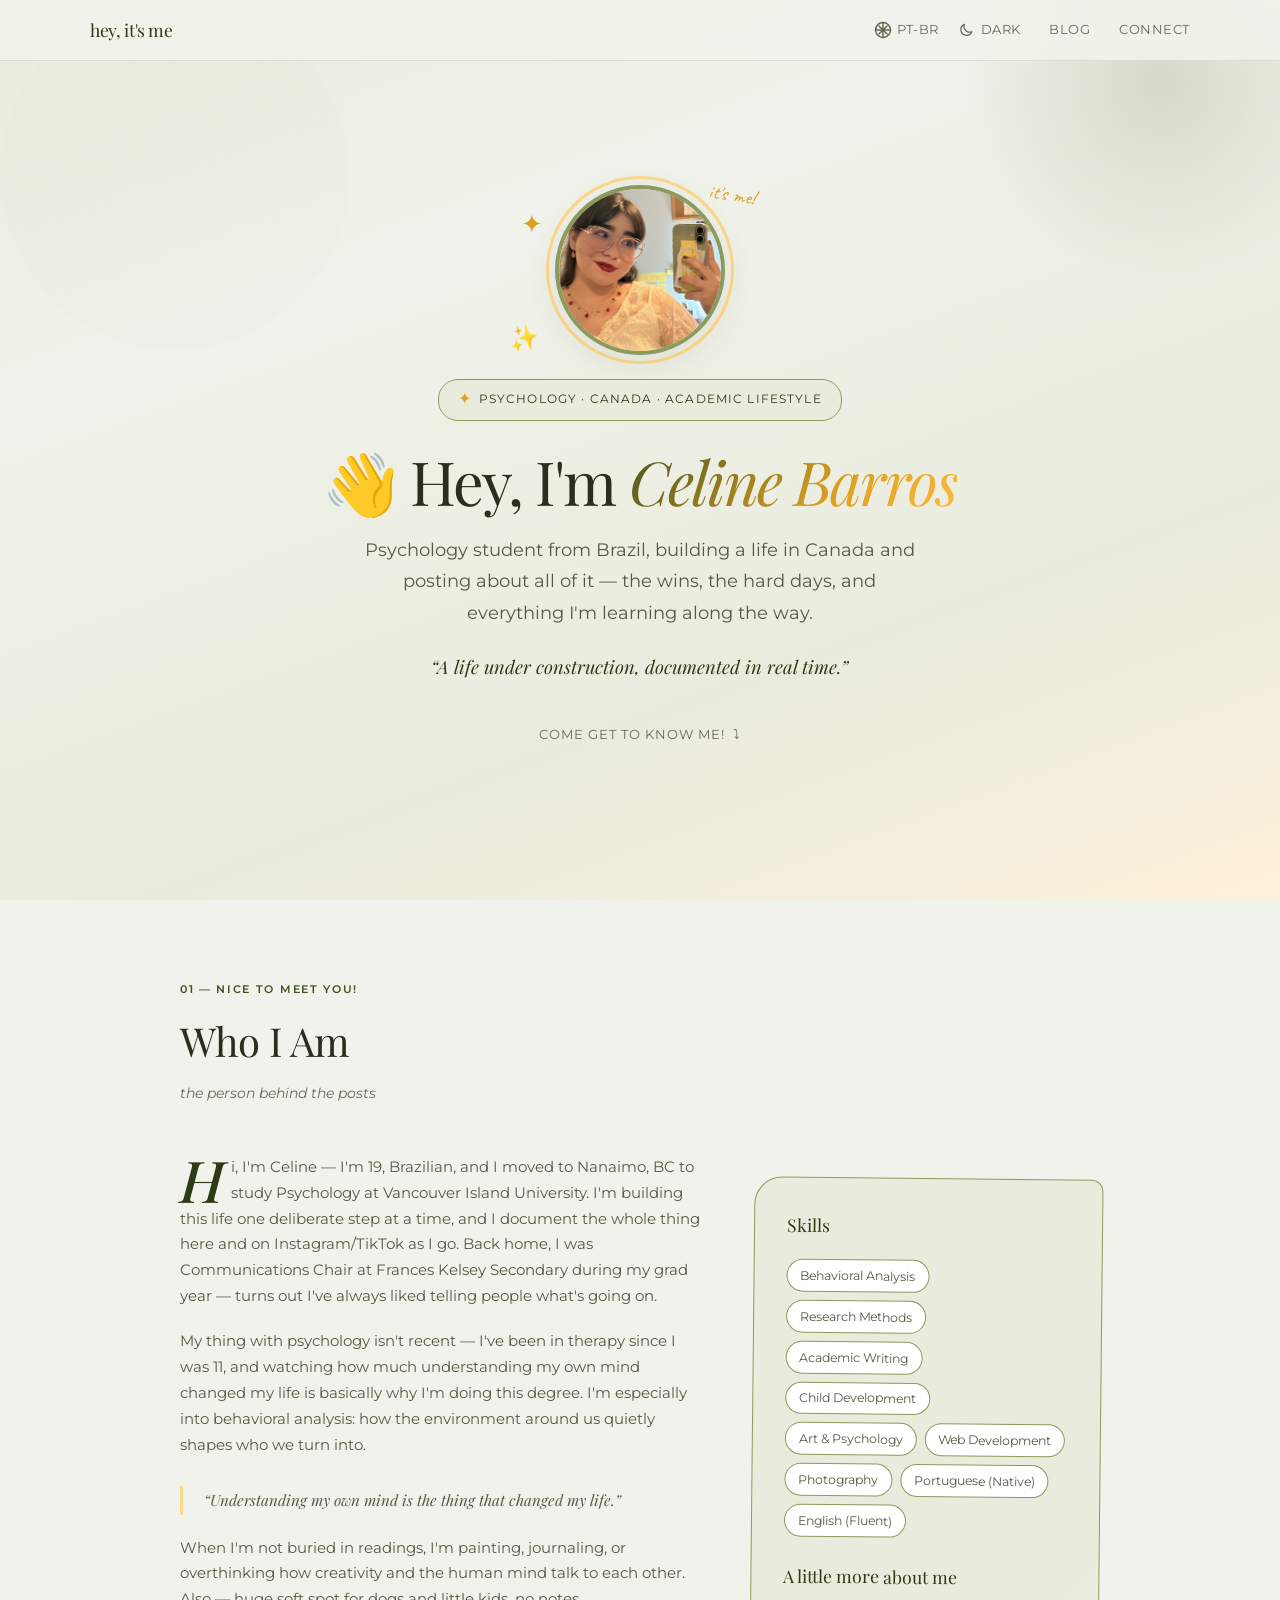
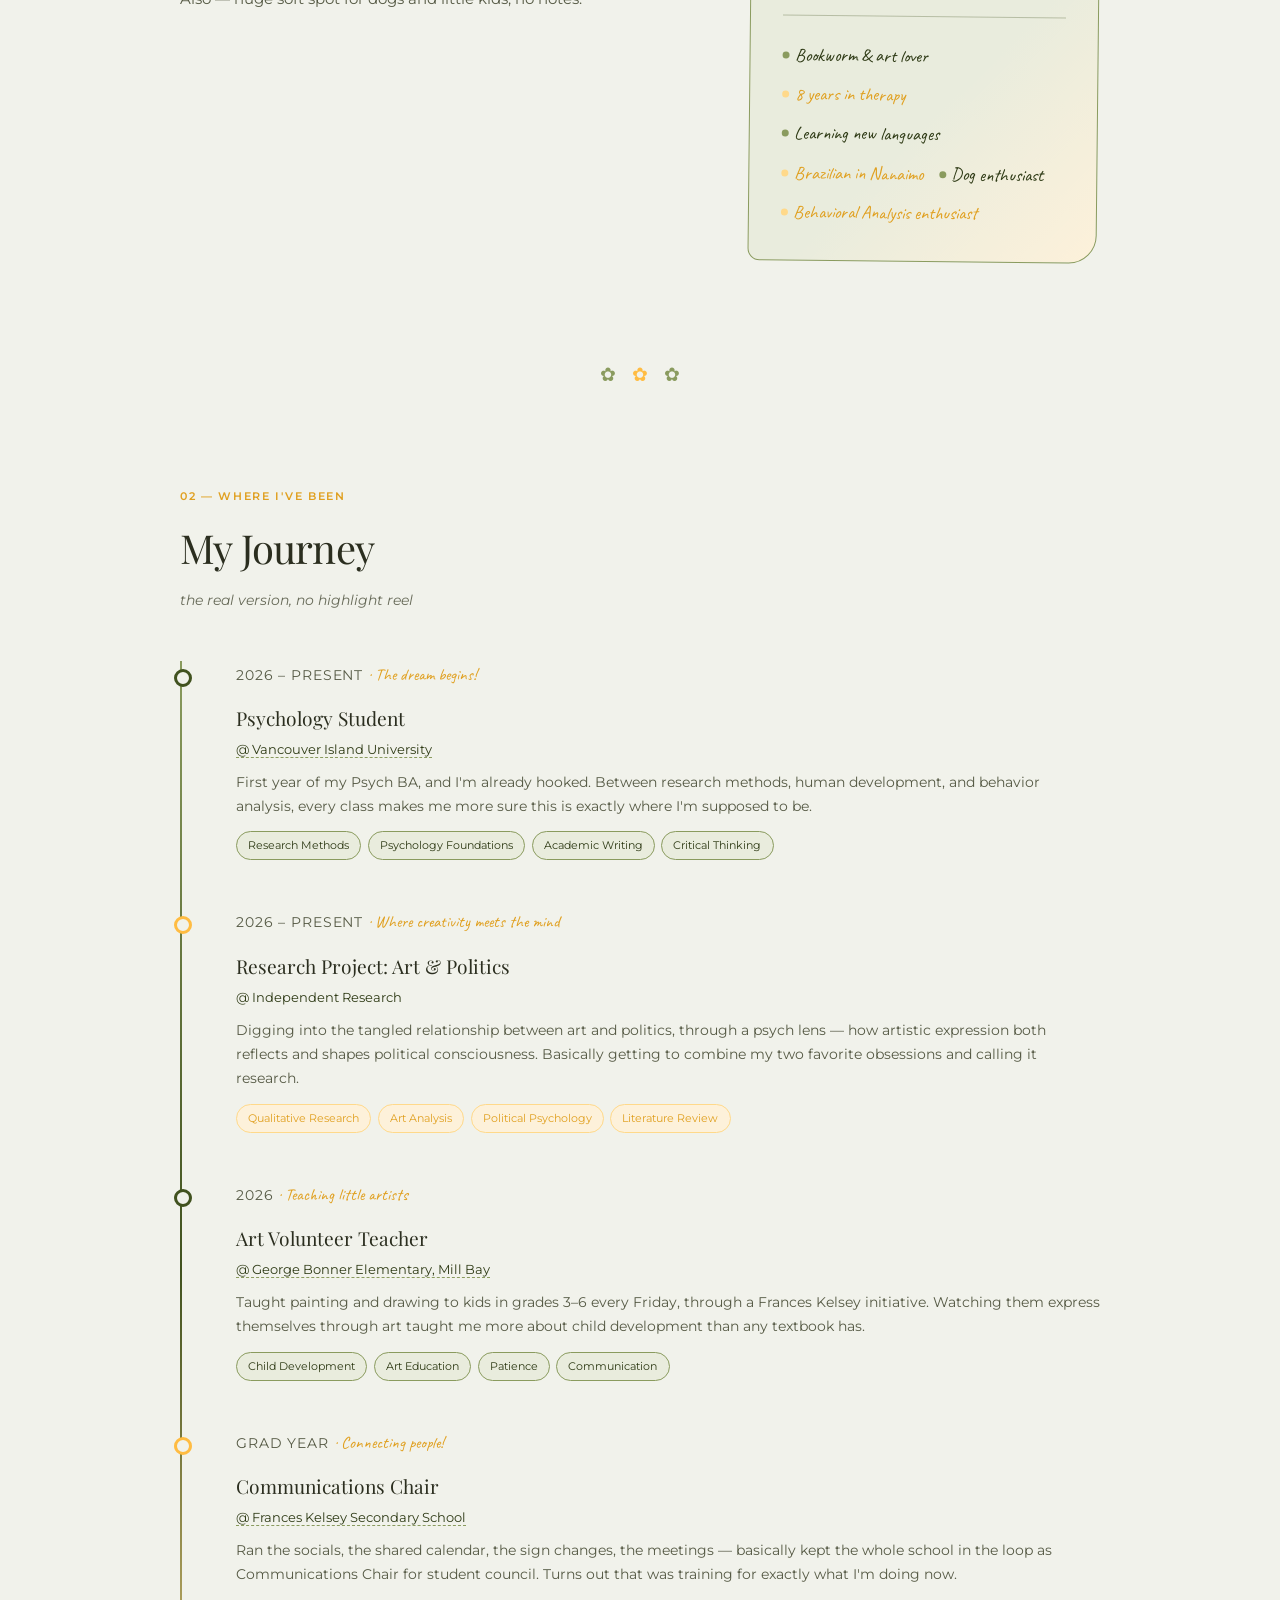
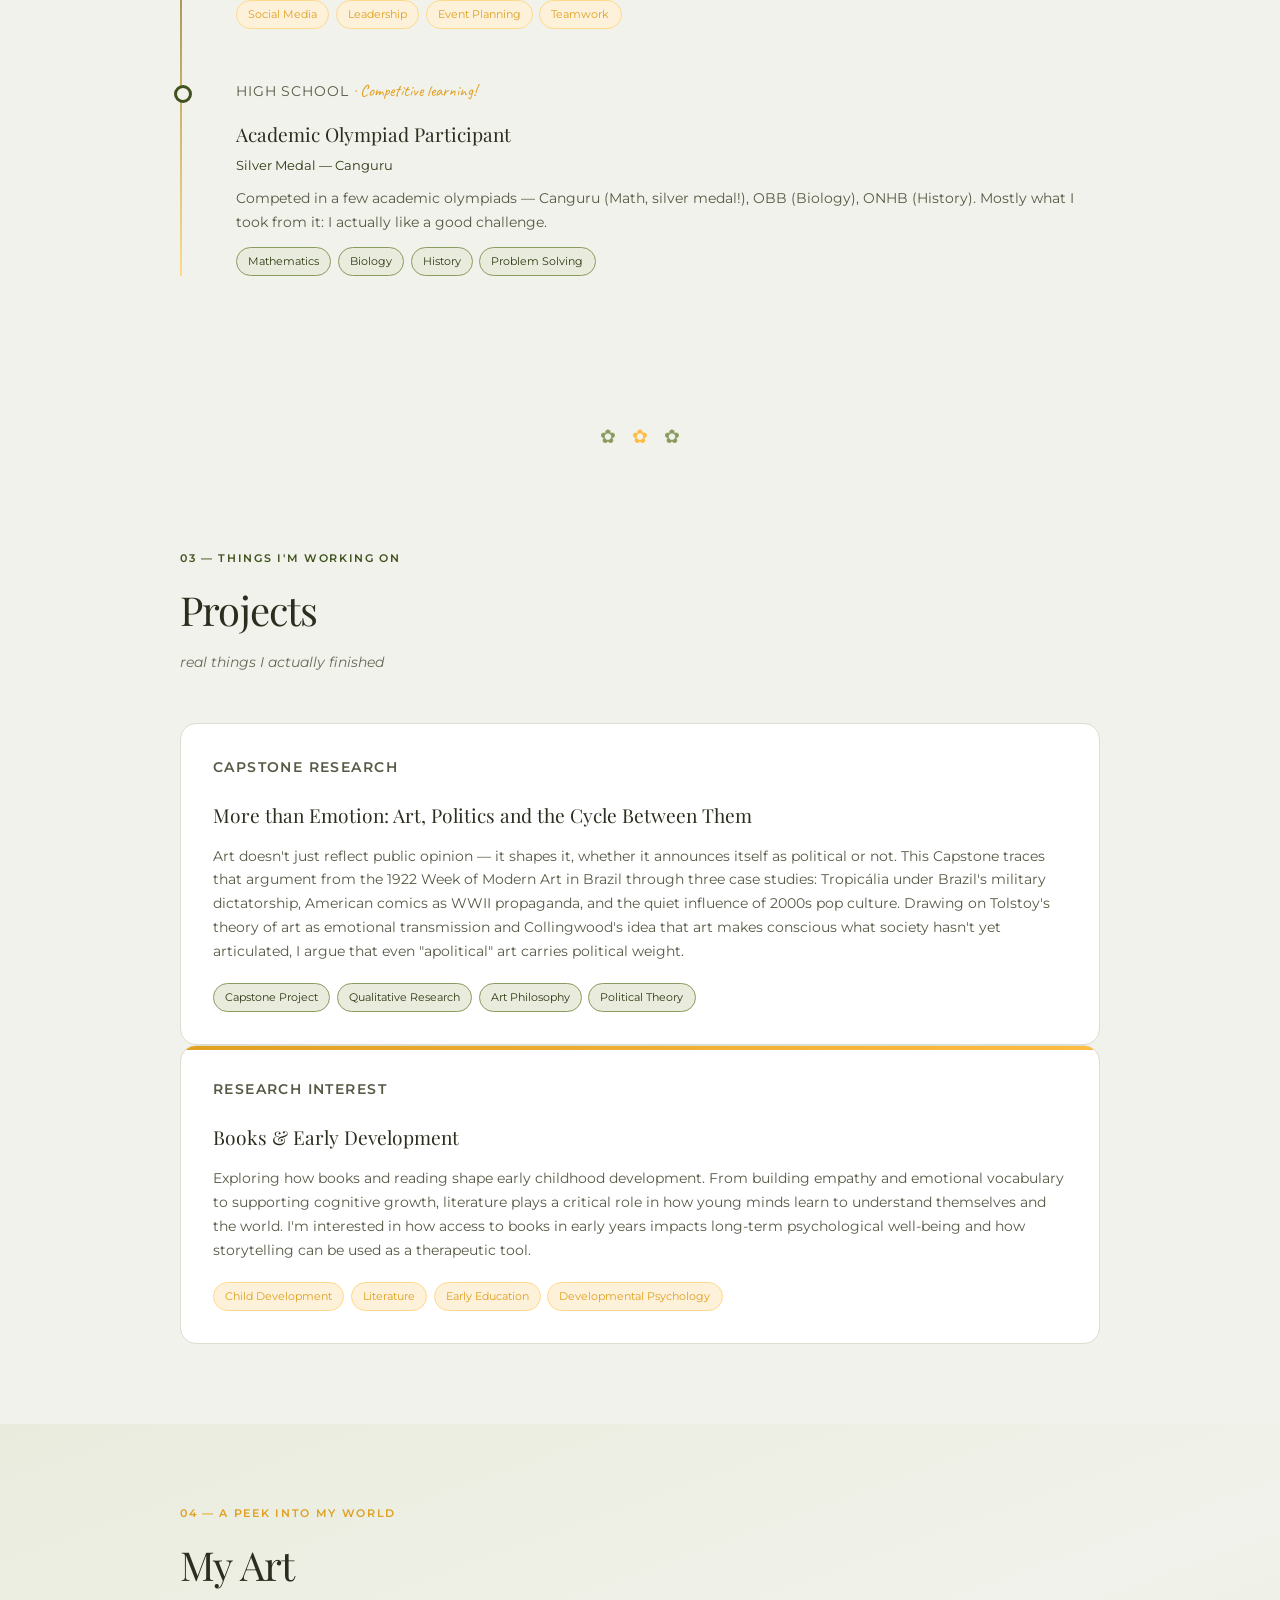
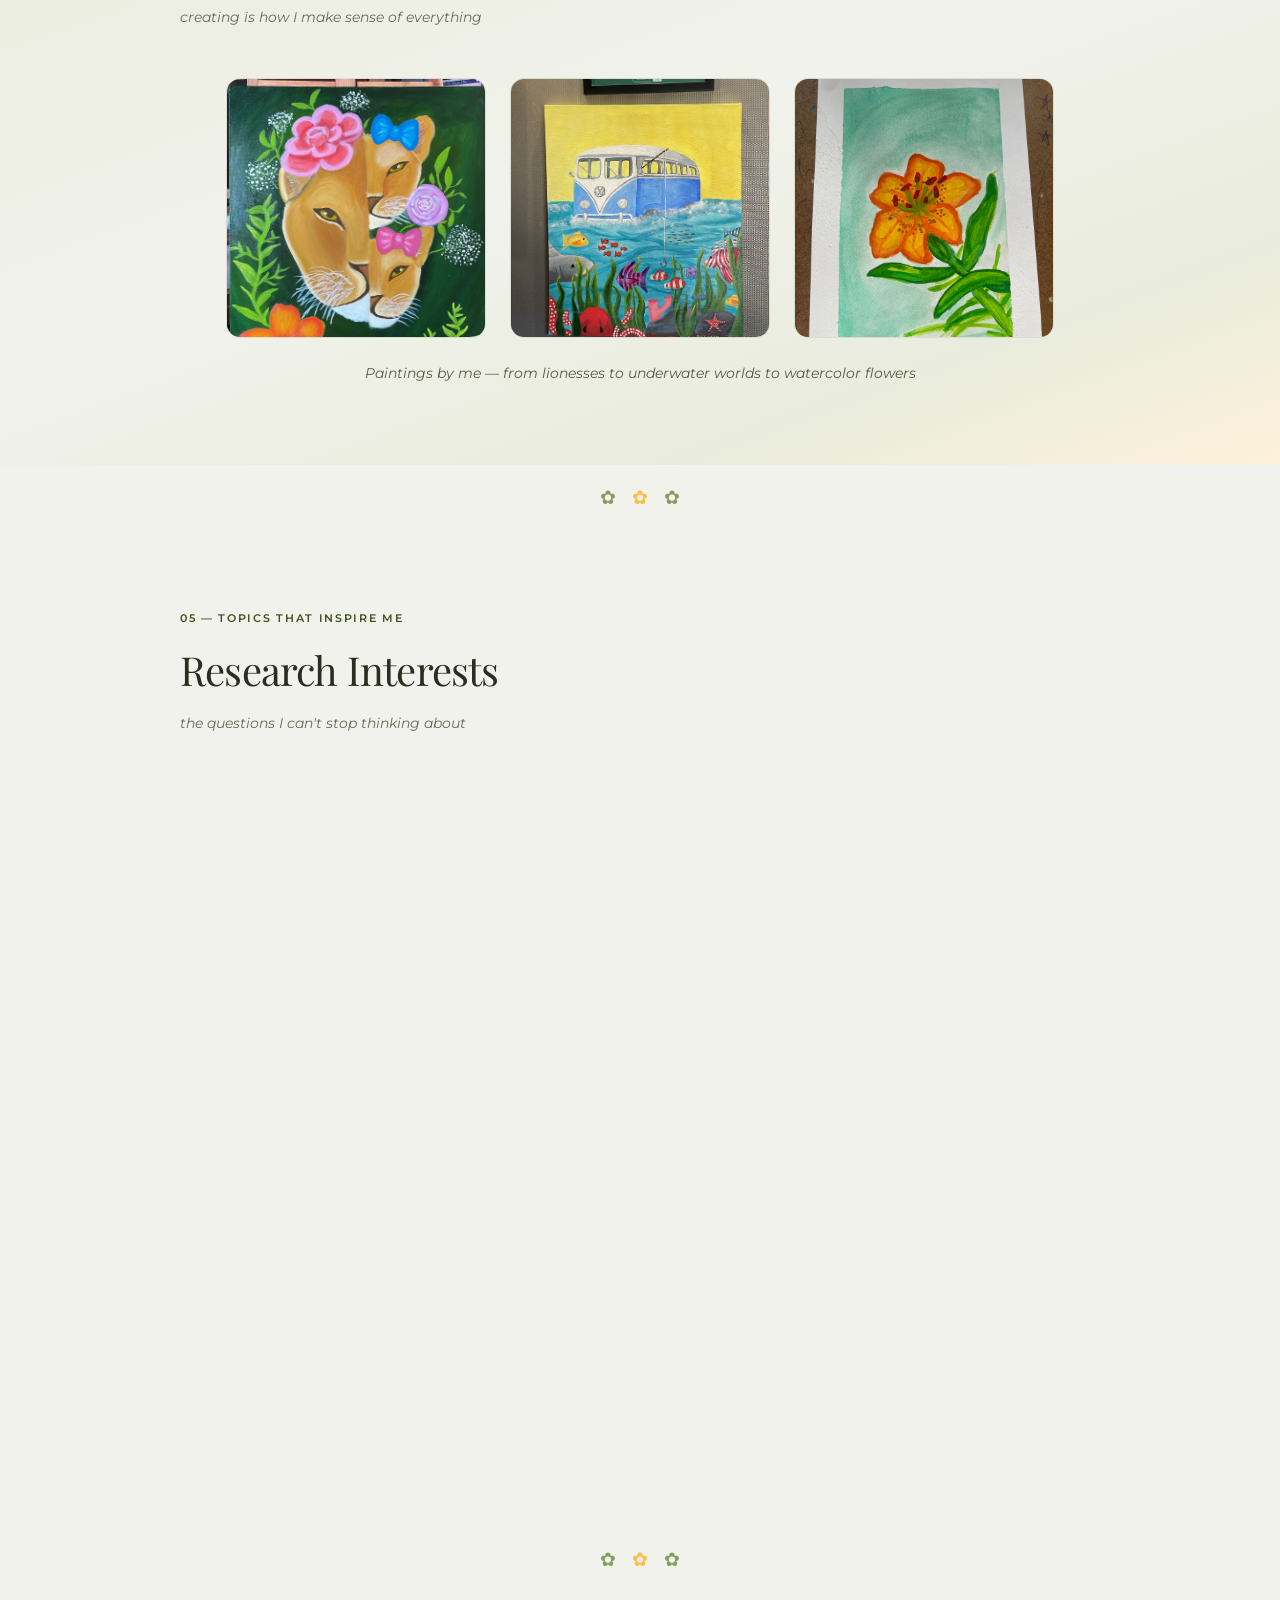
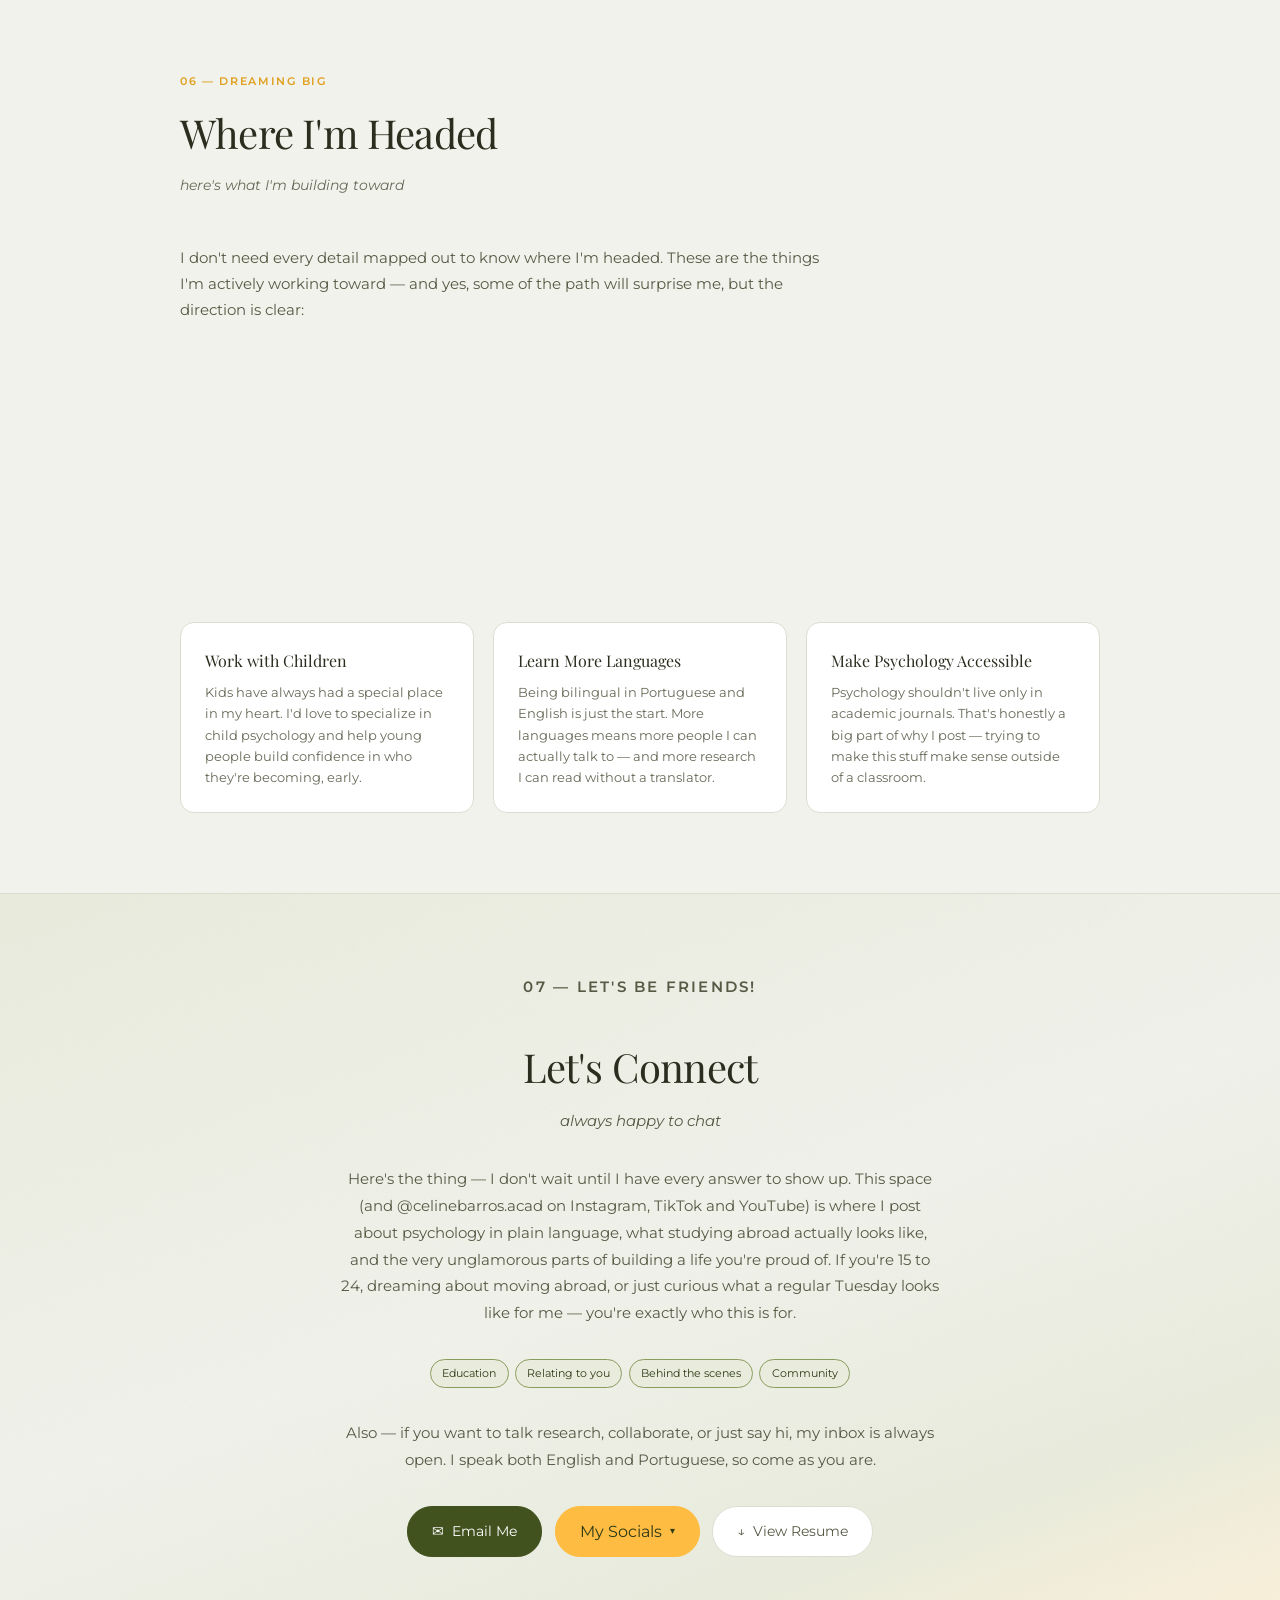
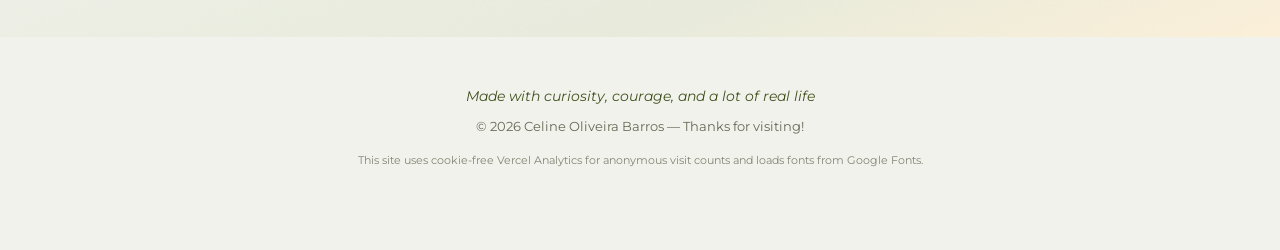
<file: index.html>
<!DOCTYPE html>
<html lang="en" data-lang="en">
<head>
<meta charset="UTF-8">
<meta name="viewport" content="width=device-width, initial-scale=1.0">
<script>
(function(){try{var k='theme',s=localStorage.getItem(k);if(s==='light'||s==='dark'){document.documentElement.setAttribute('data-theme',s);}else if(window.matchMedia('(prefers-color-scheme: dark)').matches){document.documentElement.setAttribute('data-theme','dark');}}catch(e){}})();
(function(){try{var l=localStorage.getItem('lang');if(l==='pt'||l==='en'){document.documentElement.setAttribute('data-lang',l);document.documentElement.lang=l;}}catch(e){}})();
</script>
<title>Celine Barros — Psychology, Canada &amp; Real Life</title>
<link rel="icon" href="data:image/svg+xml,<svg xmlns='http://www.w3.org/2000/svg' viewBox='0 0 100 100'><text y='.9em' font-size='90' fill='%2341521f'>✿</text></svg>">
<link rel="stylesheet" href="css/theme.css" />
<style>
  * { margin: 0; padding: 0; box-sizing: border-box; }
  html { scroll-behavior: smooth; }

  body {
    font-family: var(--font-body);
    background: var(--cream);
    color: var(--ink);
    line-height: 1.7;
    -webkit-font-smoothing: antialiased;
  }

  /* Scroll-reveal base state (class-based, not inline, so hover transforms below still win) */
  .reveal {
    opacity: 0; transform: translateY(24px);
    transition: opacity 0.6s ease, transform 0.6s ease;
  }
  .reveal.is-visible { opacity: 1; transform: translateY(0); }
  @media (prefers-reduced-motion: reduce) {
    .reveal { opacity: 1; transform: none; transition: none; }
  }

  /* === NAV === */
  nav {
    position: fixed; top: 0; left: 0; right: 0; z-index: 100;
    background: var(--nav-bg);
    backdrop-filter: blur(16px);
    border-bottom: 1px solid var(--border);
    padding: 0 2rem;
  }
  .nav-inner {
    max-width: 1100px; margin: 0 auto;
    display: flex; align-items: center; justify-content: space-between;
    height: 60px;
    gap: 1rem;
  }
  .nav-actions {
    display: flex;
    align-items: center;
    gap: 1.25rem;
  }
  .logo {
    font-family: var(--font-display);
    font-size: 1.1rem; color: var(--sage-deep);
    text-decoration: none; letter-spacing: -0.02em;
  }
  .nav-links {
    display: flex;
    align-items: center;
    gap: 1.8rem;
    list-style: none;
    margin: 0;
    padding: 0;
  }
  .nav-links > li {
    display: flex;
    align-items: center;
    margin: 0;
    padding: 0;
  }
  .nav-links a {
    font-size: 0.82rem;
    color: var(--ink-muted);
    text-decoration: none;
    letter-spacing: 0.04em;
    text-transform: uppercase;
    transition: color 0.3s;
    position: relative;
    line-height: 1;
    display: inline-flex;
    align-items: center;
  }
  .nav-links a::after {
    content: ''; position: absolute; bottom: -4px; left: 0;
    width: 0; height: 2px; background: var(--sage);
    transition: width 0.3s;
  }
  .nav-links a:hover { color: var(--sage-deep); }
  .nav-links a:hover::after { width: 100%; }
  /* Theme como primeiro item do <ul> (alinha com os links); no mobile, cópia ao lado do menu */
  .nav-item--theme {
    list-style: none;
  }
  .theme-toggle--mobile {
    display: none;
  }
  @media (max-width: 768px) {
    .nav-item--theme {
      display: none !important;
    }
    .theme-toggle--mobile {
      display: inline-flex !important;
    }
  }
  .mobile-toggle {
    display: none; background: none; border: none; cursor: pointer; padding: 4px;
  }
  .mobile-toggle span {
    display: block; width: 22px; height: 2px;
    background: var(--ink); margin: 5px 0; transition: 0.3s;
  }

  /* === HERO === */
  .hero {
    min-height: 100vh;
    display: flex; align-items: center; justify-content: center;
    padding: 6rem 2rem 4rem;
    background: linear-gradient(160deg, var(--sage-pale) 0%, var(--cream) 30%, var(--sage-pale) 70%, var(--lavender-pale) 100%);
    position: relative; overflow: hidden;
  }
  .hero::before {
    content: ''; position: absolute; top: -120px; right: -80px;
    width: 400px; height: 400px; border-radius: 50%;
    background: radial-gradient(circle, rgba(65,82,31,0.15) 0%, transparent 70%);
    animation: float-blob 9s ease-in-out infinite;
  }
  .hero::after {
    content: ''; position: absolute; bottom: -100px; left: -60px;
    width: 350px; height: 350px; border-radius: 50%;
    background: radial-gradient(circle, rgba(255,188,66,0.16) 0%, transparent 70%);
    animation: float-blob 11s ease-in-out infinite reverse;
  }
  @keyframes float-blob {
    0%, 100% { transform: translate(0, 0) scale(1); }
    50% { transform: translate(-18px, 22px) scale(1.06); }
  }
  /* Subtle organic grain — nature-distilled texture, no external asset */
  .grain::after {
    content: '';
    position: absolute; inset: 0; z-index: 0;
    pointer-events: none;
    opacity: 0.05;
    mix-blend-mode: multiply;
    background-image: url("data:image/svg+xml,%3Csvg xmlns='http://www.w3.org/2000/svg' width='140' height='140'%3E%3Cfilter id='n'%3E%3CfeTurbulence type='fractalNoise' baseFrequency='0.9' numOctaves='2' stitchTiles='stitch'/%3E%3C/filter%3E%3Crect width='100%25' height='100%25' filter='url(%23n)'/%3E%3C/svg%3E");
  }
  html[data-theme='dark'] .grain::after { opacity: 0.08; mix-blend-mode: overlay; }
  @media (prefers-reduced-motion: reduce) {
    .hero::before, .hero::after { animation: none; }
  }
  .hero-inner { max-width: 800px; text-align: center; position: relative; z-index: 1; }
  .hero-photo-wrap {
    position: relative; width: 170px; margin: 0 auto 1.5rem;
    animation: photo-breathe 6s ease-in-out infinite;
  }
  @keyframes photo-breathe {
    0%, 100% { transform: scale(1); }
    50% { transform: scale(1.015); }
  }
  .hero-photo {
    width: 170px; height: 170px; border-radius: 50%;
    border: 4px solid var(--sage-light);
    margin: 0 auto; overflow: hidden;
    background: var(--sage-pale);
    display: flex; align-items: center; justify-content: center;
    box-shadow: 0 8px 32px var(--shadow), 0 0 0 6px var(--cream), 0 0 0 9px var(--lavender-light);
    transition: transform 0.4s ease, border-color 0.4s ease, box-shadow 0.4s ease;
  }
  .hero-photo:hover {
    transform: rotate(-4deg) scale(1.04);
    border-color: var(--lavender);
    box-shadow: 0 8px 32px var(--shadow), 0 0 0 6px var(--cream), 0 0 0 9px var(--sage-light);
  }
  .hero-photo img { width: 100%; height: 100%; object-fit: cover; }
  .hero-photo .placeholder-text {
    font-size: 0.7rem; color: var(--ink-muted);
    text-align: center; padding: 0.5rem;
  }
  .hero-sticker {
    position: absolute; top: -6px; right: -30px;
    font-family: var(--font-hand); font-size: 1.2rem;
    color: var(--lavender-deep);
    transform: rotate(9deg);
    pointer-events: none;
    animation: sticker-wiggle 5s ease-in-out infinite;
  }
  @keyframes sticker-wiggle {
    0%, 100% { transform: rotate(9deg); }
    50% { transform: rotate(14deg) translateY(-2px); }
  }
  .hero-doodle {
    position: absolute; pointer-events: none;
    font-family: var(--font-hand);
    color: var(--sage);
  }
  .hero-doodle--star {
    top: 18px; left: -34px; font-size: 1.6rem;
    color: var(--lavender-deep);
    animation: doodle-twinkle 3s ease-in-out infinite;
  }
  .hero-doodle--swirl {
    bottom: -4px; left: -46px; font-size: 1.5rem;
    transform: rotate(-12deg);
    animation: sticker-wiggle 6s ease-in-out infinite 0.4s;
  }
  @keyframes doodle-twinkle {
    0%, 100% { opacity: 0.55; transform: scale(0.9) rotate(-6deg); }
    50% { opacity: 1; transform: scale(1.1) rotate(6deg); }
  }
  @media (prefers-reduced-motion: reduce) {
    .hero-sticker, .hero-doodle, .hero-photo-wrap { animation: none; }
  }
  .hero-wave {
    display: inline-block;
    animation: wave-hand 2.4s ease-in-out infinite;
    transform-origin: 70% 70%;
  }
  @keyframes wave-hand {
    0%, 60%, 100% { transform: rotate(0deg); }
    10% { transform: rotate(14deg); }
    20% { transform: rotate(-8deg); }
    30% { transform: rotate(14deg); }
    40% { transform: rotate(-4deg); }
    50% { transform: rotate(10deg); }
  }
  @media (prefers-reduced-motion: reduce) {
    .hero-wave { animation: none; }
  }
  .hero-badge {
    display: inline-flex; align-items: center; gap: 0.4rem;
    font-size: 0.72rem;
    letter-spacing: 0.1em; text-transform: uppercase;
    color: var(--sage-deep);
    background: var(--sage-pale); border: 1px solid var(--sage-light);
    padding: 0.4rem 1.2rem; border-radius: 20px; margin-bottom: 1.5rem;
    opacity: 0; animation: hero-rise 0.7s ease 0.05s forwards;
  }
  .hero-badge .sparkle {
    color: var(--lavender-deep); font-family: var(--font-hand);
    font-size: 1rem; animation: doodle-twinkle 2.2s ease-in-out infinite;
  }
  .hero h1 {
    font-family: var(--font-display);
    font-size: clamp(2.5rem, 6vw, 3.8rem);
    font-weight: 400; line-height: 1.2;
    letter-spacing: -0.03em; margin-bottom: 1rem;
    opacity: 0; animation: hero-rise 0.7s ease 0.18s forwards;
  }
  .hero h1 em {
    font-style: italic;
    background: linear-gradient(135deg, var(--sage) 0%, var(--lavender-deep) 65%, var(--lavender) 100%);
    -webkit-background-clip: text; -webkit-text-fill-color: transparent;
    background-clip: text;
  }
  .hero-subtitle {
    font-size: 1.1rem; color: var(--ink-light);
    max-width: 560px; margin: 0 auto 1.5rem; line-height: 1.8;
    opacity: 0; animation: hero-rise 0.7s ease 0.3s forwards;
  }
  .hero-quote {
    font-family: var(--font-display); font-style: italic;
    font-size: 1.15rem; color: var(--sage-deep);
    max-width: 480px; margin: 0 auto 2.5rem; line-height: 1.5;
    opacity: 0; animation: hero-rise 0.7s ease 0.42s forwards;
  }
  .hero-scroll {
    font-size: 0.8rem; color: var(--ink-muted); text-decoration: none;
    letter-spacing: 0.08em; text-transform: uppercase;
    display: inline-flex; align-items: center; gap: 0.5rem;
    transition: color 0.3s;
    opacity: 0; animation: hero-rise 0.7s ease 0.54s forwards;
  }
  .hero-scroll:hover { color: var(--sage-deep); }
  .hero-scroll .arrow { display: inline-block; animation: bounce 2s infinite; }
  @keyframes bounce {
    0%, 100% { transform: translateY(0); }
    50% { transform: translateY(5px); }
  }
  @keyframes hero-rise {
    from { opacity: 0; transform: translateY(14px); }
    to { opacity: 1; transform: translateY(0); }
  }
  @media (prefers-reduced-motion: reduce) {
    .hero-badge, .hero h1, .hero-subtitle, .hero-quote, .hero-scroll {
      animation: none; opacity: 1;
    }
  }

  /* === SECTIONS === */
  section { padding: 5rem 2rem; }
  .section-inner { max-width: 920px; margin: 0 auto; }
  .section-label {
    font-size: 0.7rem; letter-spacing: 0.15em;
    text-transform: uppercase; color: var(--sage);
    margin-bottom: 0.5rem; font-weight: 600;
  }
  .section-label.label-amber { color: var(--lavender-deep); }
  .section-title {
    font-family: var(--font-display);
    font-size: clamp(1.8rem, 4vw, 2.5rem);
    font-weight: 400; letter-spacing: -0.02em; margin-bottom: 0.4rem;
  }
  .section-subtitle {
    font-size: 0.9rem; color: var(--ink-muted);
    font-style: italic; margin-bottom: 3rem;
  }

  /* === ABOUT === */
  .about-grid {
    display: grid; grid-template-columns: 1.2fr 0.8fr;
    gap: 3rem; align-items: start;
  }
  .about-text p {
    color: var(--ink-light); margin-bottom: 1.2rem; font-size: 0.95rem;
  }
  .about-text .lead::first-letter {
    font-family: var(--font-display);
    font-size: 3.6rem; font-weight: 500; font-style: italic;
    color: var(--sage-deep);
    float: left; line-height: 0.8;
    padding: 0.1rem 0.4rem 0 0;
  }
  .about-pull-quote {
    font-family: var(--font-display); font-style: italic;
    font-size: 1.3rem; line-height: 1.5; color: var(--lavender-deep);
    border-left: 3px solid var(--lavender-light);
    padding: 0.2rem 0 0.2rem 1.3rem;
    margin: 1.8rem 0; max-width: 90%;
  }
  .about-sidebar {
    background: linear-gradient(135deg, var(--sage-pale) 0%, var(--sage-pale) 70%, var(--lavender-pale) 100%);
    border: 1px solid var(--sage-light);
    border-radius: 28px 12px 28px 12px; padding: 2rem;
    margin-top: 1.5rem;
  }
  /* Higher specificity than .reveal.is-visible so the static tilt survives the scroll-reveal class */
  #about .about-sidebar { transform: rotate(0.6deg); }
  #about .about-sidebar.is-visible { transform: rotate(0.6deg) translateY(0); }
  .about-sidebar h3 {
    font-family: var(--font-display);
    font-size: 1.1rem; font-weight: 400; margin-bottom: 1.2rem;
    color: var(--sage-deep);
  }
  .skill-list { list-style: none; display: flex; flex-wrap: wrap; gap: 0.5rem; }
  .skill-list li {
    font-size: 0.78rem; color: var(--ink-light);
    background: var(--warm-white); border: 1px solid var(--sage-light);
    padding: 0.3rem 0.8rem; border-radius: 20px;
    transition: transform 0.25s ease, box-shadow 0.25s ease;
  }
  .skill-list li:hover {
    transform: translateY(-2px) rotate(-1deg);
    box-shadow: 0 4px 12px var(--shadow);
  }
  .about-traits {
    display: flex; flex-wrap: wrap; gap: 0.5rem 1rem;
    margin-top: 1.5rem; padding-top: 1.5rem;
    border-top: 1px solid rgba(65,82,31,0.3);
  }
  .trait {
    font-family: var(--font-hand);
    font-size: 1.15rem; color: var(--sage-deep);
    display: flex; align-items: center; gap: 0.35rem;
    transition: transform 0.25s ease;
  }
  .trait:hover { transform: rotate(-2deg) scale(1.05); }
  .trait::before {
    content: ''; width: 7px; height: 7px; border-radius: 50%;
  }
  .trait:nth-child(odd)::before { background: var(--sage-light); }
  .trait:nth-child(even) { color: var(--lavender-deep); }
  .trait:nth-child(even)::before { background: var(--lavender-light); }

  /* === TIMELINE === */
  .timeline { position: relative; padding-left: 2rem; }
  .timeline::before {
    content: ''; position: absolute; left: 0; top: 0; bottom: 0;
    width: 2px;
    background: linear-gradient(to bottom, var(--sage-light), var(--sage), var(--lavender-light));
  }
  .timeline-item {
    position: relative; margin-bottom: 3rem; padding-left: 1.5rem;
  }
  .timeline-item::before {
    content: ''; position: absolute; left: -2.4rem; top: 0.5rem;
    width: 12px; height: 12px; border-radius: 50%;
    background: var(--cream); border: 3px solid var(--sage);
    transition: background 0.3s;
  }
  .timeline-item:hover::before { background: var(--sage); }
  .timeline-item:nth-child(even)::before { border-color: var(--lavender); }
  .timeline-item:nth-child(even):hover::before { background: var(--lavender); }
  .timeline-date {
    font-size: 0.75rem; color: var(--ink-muted);
    letter-spacing: 0.06em; text-transform: uppercase; margin-bottom: 0.3rem;
  }
  .timeline-date-note {
    font-family: var(--font-hand);
    font-size: 1.05rem; color: var(--lavender-deep);
    font-style: normal; text-transform: none; letter-spacing: normal;
  }
  .timeline-item h3 {
    font-family: var(--font-display);
    font-size: 1.2rem; font-weight: 400; margin-bottom: 0.2rem;
  }
  .timeline-item .location {
    font-size: 0.82rem; color: var(--sage-deep); margin-bottom: 0.6rem;
  }
  .timeline-item .location a {
    color: var(--sage-deep); text-decoration: none;
    border-bottom: 1px dashed var(--sage-light);
    transition: border-color 0.3s, color 0.3s;
  }
  .timeline-item .location a:hover {
    border-color: var(--sage); color: var(--sage);
  }
  .timeline-item p { font-size: 0.9rem; color: var(--ink-light); margin-bottom: 0.8rem; }
  .timeline-item { transition: transform 0.3s ease; }
  .timeline-item:hover { transform: translateX(4px); }
  .tag-list { display: flex; flex-wrap: wrap; gap: 0.4rem; }
  .tag-list > span {
    font-size: 0.7rem; color: var(--sage-deep);
    background: var(--sage-pale); padding: 0.25rem 0.7rem;
    border-radius: 20px; border: 1px solid var(--sage-light);
    display: inline-block; transition: transform 0.25s ease;
  }
  .tag-list > span:hover { transform: translateY(-2px) rotate(-2deg); }
  .tag-list.lavender > span {
    color: var(--lavender-deep); background: var(--lavender-pale);
    border-color: var(--lavender-light);
  }

  /* === PROJECTS === */
  .projects-grid { display: grid; grid-template-columns: 1fr 1fr; gap: 1.5rem; }
  .project-card {
    background: var(--warm-white); border: 1px solid var(--border);
    border-radius: 16px; padding: 2rem;
    transition: transform 0.3s, box-shadow 0.3s;
    position: relative; overflow: hidden;
  }
  .project-card::before {
    content: ''; position: absolute; top: 0; left: 0; right: 0;
    height: 4px;
  }
  .project-card:first-child::before {
    background: linear-gradient(90deg, var(--sage) 0%, var(--sage-light) 100%);
  }
  .project-card:last-child::before {
    background: linear-gradient(90deg, var(--lavender-deep) 0%, var(--lavender) 100%);
  }
  .project-card:hover {
    transform: translateY(-4px) rotate(-0.6deg);
    box-shadow: 0 12px 40px var(--shadow);
  }
  .project-card:last-child:hover {
    transform: translateY(-4px) rotate(0.6deg);
  }
  .project-type {
    font-size: 0.7rem; letter-spacing: 0.1em;
    text-transform: uppercase; color: var(--sage);
    margin-bottom: 0.6rem; font-weight: 600;
  }
  .project-card h3 {
    font-family: var(--font-display);
    font-size: 1.2rem; font-weight: 400; margin-bottom: 0.8rem;
  }
  .project-card p {
    font-size: 0.88rem; color: var(--ink-light);
    margin-bottom: 1.2rem; line-height: 1.7;
  }

  /* === ART GALLERY === */
  .art-gallery {
    display: flex; flex-wrap: wrap; justify-content: center; gap: 1.5rem;
    max-width: 860px; margin: 0 auto;
  }
  .art-piece {
    border-radius: 14px; overflow: hidden;
    border: 1px solid var(--border); background: var(--sage-pale);
    aspect-ratio: 1; display: flex; align-items: center; justify-content: center;
    transition: transform 0.3s, box-shadow 0.3s; position: relative;
    flex: 0 1 260px;
  }
  .art-piece:hover {
    transform: translateY(-4px) rotate(-1deg);
    box-shadow: 0 12px 36px var(--shadow);
  }
  .art-piece:nth-child(2):hover { transform: translateY(-4px) rotate(1deg); }
  .art-piece img { width: 100%; height: 100%; object-fit: cover; }
  .art-placeholder {
    text-align: center; padding: 1.5rem;
  }
  .art-placeholder .art-icon { font-size: 2.2rem; margin-bottom: 0.5rem; display: block; }
  .art-placeholder p { font-size: 0.75rem; color: var(--ink-muted); line-height: 1.4; }
  .art-caption {
    font-size: 0.85rem; color: var(--ink-light);
    margin-top: 1.5rem; font-style: italic; text-align: center;
  }

  /* === RESEARCH === */
  .research-grid { display: grid; grid-template-columns: 1fr 1fr; gap: 1.5rem; }
  .research-card {
    background: var(--warm-white); border: 1px solid var(--border);
    border-radius: 16px; padding: 1.8rem;
    transition: transform 0.3s, box-shadow 0.3s;
  }
  .research-card:hover {
    transform: translateY(-3px) rotate(-0.5deg);
    box-shadow: 0 8px 28px var(--shadow);
  }
  .research-card:nth-child(even):hover { transform: translateY(-3px) rotate(0.5deg); }
  .card-label {
    font-size: 0.7rem; letter-spacing: 0.1em;
    text-transform: uppercase; color: var(--sage); margin-bottom: 0.5rem;
    font-weight: 600;
  }
  .research-card h3 {
    font-family: var(--font-display);
    font-size: 1.1rem; font-weight: 400; margin-bottom: 0.6rem;
  }
  .research-card p {
    font-size: 0.87rem; color: var(--ink-light);
    line-height: 1.7; margin-bottom: 1rem;
  }

  /* === GOALS === */
  .goals-intro {
    font-size: 0.95rem; color: var(--ink-light);
    max-width: 650px; margin-bottom: 2.5rem;
  }
  .goals-grid { display: grid; grid-template-columns: 1fr 1fr 1fr; gap: 1.2rem; }
  .goal-item {
    padding: 1.5rem; border: 1px solid var(--border);
    border-radius: 14px; background: var(--warm-white);
    transition: border-color 0.3s, transform 0.3s;
  }
  .goal-item:hover {
    transform: translateY(-3px) rotate(-0.5deg);
  }
  .goal-item:nth-child(even):hover { transform: translateY(-3px) rotate(0.5deg); }
  .goal-item:nth-child(odd):hover { border-color: var(--sage-light); }
  .goal-item:nth-child(even):hover { border-color: var(--lavender-light); }
  .goal-item h3 {
    font-family: var(--font-display);
    font-size: 1rem; font-weight: 400; margin-bottom: 0.5rem;
  }
  .goal-item p { font-size: 0.83rem; color: var(--ink-muted); line-height: 1.6; }

  /* === CONNECT === */
  .connect-section {
    background: linear-gradient(160deg, var(--sage-pale) 0%, var(--cream) 50%, var(--sage-pale) 80%, var(--lavender-pale) 100%);
    border-top: 1px solid var(--border);
    position: relative; overflow: hidden;
  }
  .connect-inner { text-align: center; max-width: 600px; margin: 0 auto; position: relative; z-index: 1; }
  .connect-inner > p {
    font-size: 0.93rem; color: var(--ink-light);
    margin-bottom: 2rem; line-height: 1.8;
  }
  .connect-buttons {
    display: flex; justify-content: center; gap: 0.8rem; flex-wrap: wrap;
  }
  .connect-btn {
    display: inline-flex; align-items: center; gap: 0.5rem;
    padding: 0.7rem 1.5rem; border-radius: 25px;
    font-size: 0.85rem; text-decoration: none;
    transition: all 0.3s; border: 1px solid var(--border);
    color: var(--ink-light); background: var(--warm-white);
  }
  .connect-btn:hover {
    transform: translateY(-2px);
    box-shadow: 0 6px 20px var(--shadow);
  }
  .connect-btn.sage {
    background: var(--sage); color: white; border-color: var(--sage);
  }
  .connect-btn.sage:hover { background: var(--sage-deep); }
  .connect-btn.lavender {
    background: var(--lavender); color: var(--sage-deep); border-color: var(--lavender);
  }
  .connect-btn.lavender:hover { background: var(--lavender-deep); }

  /* === SOCIALS DROPDOWN === */
  .connect-dropdown { position: relative; }
  .connect-dropdown-trigger {
    cursor: pointer; font: inherit;
  }
  .connect-dropdown-trigger .caret {
    display: inline-block; font-size: 0.65rem;
    transition: transform 0.25s ease;
  }
  .connect-dropdown.open .connect-dropdown-trigger .caret { transform: rotate(180deg); }
  .connect-dropdown-menu {
    position: absolute; bottom: calc(100% + 0.6rem); top: auto; left: 50%;
    transform: translate(-50%, 8px);
    min-width: 170px; background: var(--warm-white);
    border: 1px solid var(--border); border-radius: 16px;
    padding: 0.5rem; box-shadow: 0 12px 32px var(--shadow);
    display: flex; flex-direction: column; gap: 0.2rem;
    opacity: 0; visibility: hidden; pointer-events: none;
    transition: opacity 0.2s ease, transform 0.2s ease, visibility 0s linear 0.2s;
    z-index: 20;
  }
  .connect-dropdown.open .connect-dropdown-menu {
    opacity: 1; visibility: visible; pointer-events: auto;
    transform: translate(-50%, 0);
    transition: opacity 0.2s ease, transform 0.2s ease;
  }
  .connect-dropdown-menu a {
    display: flex; align-items: center; gap: 0.6rem;
    padding: 0.55rem 0.9rem; border-radius: 10px;
    font-size: 0.85rem; text-decoration: none;
    color: var(--ink-light);
    transition: background 0.2s ease, color 0.2s ease;
  }
  .connect-dropdown-menu a:hover {
    background: var(--lavender-pale); color: var(--lavender-deep);
  }

  /* === FOOTER === */
  footer {
    text-align: center; padding: 3rem 2rem 5rem;
    font-size: 0.8rem; color: var(--ink-muted);
  }
  footer .footer-tagline {
    font-style: italic; margin-bottom: 0.5rem;
    font-size: 0.85rem; color: var(--sage);
  }
  footer .footer-privacy {
    font-size: 0.7rem; margin-top: 0.8rem; opacity: 0.8;
  }

  /* === FUN DECORATIVE BITS === */
  .fun-divider {
    text-align: center; padding: 1rem 0;
    font-size: 1.2rem;
  }
  .fun-divider span {
    display: inline-block; margin: 0 0.5rem;
    color: var(--sage-light);
    animation: flower-sway 4s ease-in-out infinite;
  }
  .fun-divider span:nth-child(2) {
    color: var(--lavender);
    animation-delay: 0.6s;
  }
  .fun-divider span:nth-child(3) { animation-delay: 1.2s; }
  @keyframes flower-sway {
    0%, 100% { transform: rotate(0deg) translateY(0); }
    50% { transform: rotate(12deg) translateY(-3px); }
  }
  @media (prefers-reduced-motion: reduce) {
    .fun-divider span { animation: none; }
  }

  /* ===== LANGUAGE TOGGLE ===== */
  [data-en] { display: inline; }
  [data-pt] { display: none; }
  html[data-lang="pt"] [data-en] { display: none; }
  html[data-lang="pt"] [data-pt] { display: inline; }

  /* Block-level lang switch */
  [data-en-block] { display: block; }
  [data-pt-block] { display: none; }
  html[data-lang="pt"] [data-en-block] { display: none; }
  html[data-lang="pt"] [data-pt-block] { display: block; }

  /* Flex-level lang switch */
  [data-en-flex] { display: flex; }
  [data-pt-flex] { display: none; }
  html[data-lang="pt"] [data-en-flex] { display: none; }
  html[data-lang="pt"] [data-pt-flex] { display: flex; }

  /* Lang toggle button */
  .lang-toggle {
    display: inline-flex;
    align-items: center;
    justify-content: center;
    font-family: var(--font-body);
    font-size: 0.82rem;
    font-weight: 400;
    letter-spacing: 0.04em;
    text-transform: uppercase;
    color: var(--ink-muted);
    background: none;
    border: none;
    cursor: pointer;
    padding: 0;
    margin: 0;
    position: relative;
    transition: color 0.3s;
    flex-shrink: 0;
    line-height: 1;
    vertical-align: middle;
    -webkit-appearance: none;
    appearance: none;
    gap: 0.35rem;
  }
  .lang-toggle::after {
    content: '';
    position: absolute;
    bottom: -4px;
    left: 0;
    width: 0;
    height: 2px;
    background: var(--lavender);
    transition: width 0.3s;
  }
  .lang-toggle:hover { color: var(--lavender-deep); }
  .lang-toggle:hover::after { width: 100%; }
  .lang-toggle:focus-visible {
    outline: 2px solid var(--lavender);
    outline-offset: 3px;
  }
  .lang-icon {
    display: inline-flex;
    width: 1.15rem;
    height: 1.15rem;
    align-items: center;
    justify-content: center;
  }

  .lang-label-en, .lang-label-pt { pointer-events: none; }
  .lang-label-pt { display: none; }
  html[data-lang="pt"] .lang-label-en { display: none; }
  html[data-lang="pt"] .lang-label-pt { display: inline; }

  /* === RESPONSIVE === */
  @media (max-width: 768px) {
    nav .nav-links { display: none; }
    .mobile-toggle { display: block; }
    nav.open .nav-links {
      display: flex; flex-direction: column;
      position: absolute; top: 60px; left: 0; right: 0;
      background: var(--nav-dropdown-bg);
      backdrop-filter: blur(16px);
      padding: 1.5rem 2rem; border-bottom: 1px solid var(--border); gap: 1rem;
    }
    .about-grid { grid-template-columns: 1fr; }
    .projects-grid { grid-template-columns: 1fr; }
    .research-grid { grid-template-columns: 1fr; }
    .goals-grid { grid-template-columns: 1fr; }
    .art-piece { flex: 0 1 220px; }
    .hero { min-height: auto; padding: 8rem 1.5rem 4rem; }
    section { padding: 3.5rem 1.5rem; }
  }
</style>
</head>
<body>

<!-- NAV -->
<nav id="navbar">
  <div class="nav-inner">
    <a href="#hero" class="logo"><span data-en>hey, it's me</span><span data-pt>oi, sou eu</span></a>
    <div class="nav-actions">
      <button type="button" class="theme-toggle theme-toggle--mobile" aria-label="Switch to dark mode" aria-pressed="false" title="Switch to dark mode">
        <span class="theme-toggle-label theme-toggle-label--dark" aria-hidden="true">
          <svg class="theme-toggle-icon" viewBox="0 0 24 24" aria-hidden="true"><path stroke="currentColor" stroke-width="2" stroke-linecap="round" stroke-linejoin="round" fill="none" d="M20.354 15.354A9 9 0 018.646 3.646 9.003 9.003 0 0012 21a9.003 9.003 0 008.354-5.646z"/></svg>
          <span data-en>Dark</span><span data-pt>Escuro</span>
        </span>
        <span class="theme-toggle-label theme-toggle-label--light" aria-hidden="true">
          <svg class="theme-toggle-icon" viewBox="0 0 24 24" aria-hidden="true"><path stroke="currentColor" stroke-width="2" stroke-linecap="round" stroke-linejoin="round" fill="none" d="M12 3v1m0 16v1m9-9h-1M4 12H3m15.364 6.364l-.707-.707M6.343 6.343l-.707-.707m12.728 0l-.707.707M6.343 17.657l-.707.707M16 12a4 4 0 11-8 0 4 4 0 018 0z"/></svg>
          <span data-en>Light</span><span data-pt>Claro</span>
        </span>
      </button>
      <button type="button" class="lang-toggle" aria-label="Switch language">
        <span class="lang-icon" aria-hidden="true">
          <svg viewBox="0 0 24 24" fill="none" xmlns="http://www.w3.org/2000/svg" width="18" height="18">
            <path d="M12 2a10 10 0 100 20 10 10 0 000-20z" stroke="currentColor" stroke-width="2" stroke-linecap="round" stroke-linejoin="round"/>
            <path d="M2.05 12h19.9M12 2.05v19.9M6.6 6.6l10.8 10.8M17.4 6.6L6.6 17.4" stroke="currentColor" stroke-width="2" stroke-linecap="round" stroke-linejoin="round"/>
          </svg>
        </span>
        <span class="lang-label-en">PT-BR</span>
        <span class="lang-label-pt">en</span>
      </button>
      <button class="mobile-toggle" onclick="document.getElementById('navbar').classList.toggle('open')">
        <span></span><span></span><span></span>
      </button>
     <ul class="nav-links">

<li class="nav-item--theme">

<button type="button" class="theme-toggle theme-toggle--desktop" aria-label="Switch to dark mode" aria-pressed="false" title="Switch to dark mode">

<span class="theme-toggle-label theme-toggle-label--dark" aria-hidden="true">

<svg class="theme-toggle-icon" viewBox="0 0 24 24" aria-hidden="true"><path stroke="currentColor" stroke-width="2" stroke-linecap="round" stroke-linejoin="round" fill="none" d="M20.354 15.354A9 9 0 018.646 3.646 9.003 9.003 0 0012 21a9.003 9.003 0 008.354-5.646z"/></svg>

<span data-en>Dark</span><span data-pt>Escuro</span>

</span>

<span class="theme-toggle-label theme-toggle-label--light" aria-hidden="true">

<svg class="theme-toggle-icon" viewBox="0 0 24 24" aria-hidden="true"><path stroke="currentColor" stroke-width="2" stroke-linecap="round" stroke-linejoin="round" fill="none" d="M12 3v1m0 16v1m9-9h-1M4 12H3m15.364 6.364l-.707-.707M6.343 6.343l-.707-.707m12.728 0l-.707.707M6.343 17.657l-.707.707M16 12a4 4 0 11-8 0 4 4 0 018 0z"/></svg>

<span data-en>Light</span><span data-pt>Claro</span>

</span>

</button>

</li>

<li><a href="blog.html"><span data-en>Blog</span><span data-pt>Blog</span></a></li>

<li><a href="#connect"><span data-en>Connect</span><span data-pt>Contato</span></a></li>

</ul>
    </div>
  </div>
</nav>

<!-- HERO -->
<section class="hero grain" id="hero">
  <div class="hero-inner">
    <div class="hero-photo-wrap">
      <div class="hero-photo">
        <img src="images/profile.jpg" alt="Celine Oliveira Barros">
      </div>
      <span class="hero-sticker" aria-hidden="true"><span data-en>it's me!</span><span data-pt>sou eu!</span></span>
      <span class="hero-doodle hero-doodle--star" aria-hidden="true">&#10022;</span>
      <span class="hero-doodle hero-doodle--swirl" aria-hidden="true">&#10024;</span>
    </div>
    <span class="hero-badge">
      <span class="sparkle" aria-hidden="true">&#10022;</span>
      <span data-en>Psychology · Canada · Academic Lifestyle</span>
      <span data-pt>Psicologia · Canadá · Lifestyle Acadêmico</span>
    </span>
    <h1><span class="hero-wave" aria-hidden="true">&#128075;</span> <span data-en>Hey, I'm </span><span data-pt>Oi, eu sou </span><em>Celine Barros</em></h1>
    <p class="hero-subtitle">
      <span data-en>Psychology student from Brazil, building a life in Canada and posting about all of it — the wins, the hard days, and everything I'm learning along the way.</span>
      <span data-pt>Estudante de psicologia, brasileira construindo uma vida no Canadá — e postando sobre tudo isso, as conquistas, os dias difíceis e tudo que vou aprendendo pelo caminho.</span>
    </p>
    <p class="hero-quote">
      <span data-en>&ldquo;A life under construction, documented in real time.&rdquo;</span>
      <span data-pt>&ldquo;Uma vida em construção, documentada em tempo real.&rdquo;</span>
    </p>
    <a href="#about" class="hero-scroll">
      <span data-en>Come get to know me!</span><span data-pt>Vem me conhecer!</span> <span class="arrow">&#10549;</span>
    </a>
  </div>
</section>

<!-- ABOUT -->
<section id="about">
  <div class="section-inner">
    <p class="section-label"><span data-en>01 &mdash; nice to meet you!</span><span data-pt>01 &mdash; prazer em conhecer!</span></p>
    <h2 class="section-title"><span data-en>Who I Am</span><span data-pt>Quem Sou Eu</span></h2>
    <p class="section-subtitle"><span data-en>the person behind the posts</span><span data-pt>a pessoa por trás dos posts</span></p>

    <div class="about-grid">
      <div class="about-text">
        <p class="lead" data-en-block>Hi, I'm Celine &mdash; I'm 19, Brazilian, and I moved to Nanaimo, BC to study Psychology at Vancouver Island University. I'm building this life one deliberate step at a time, and I document the whole thing here and on Instagram/TikTok as I go. Back home, I was Communications Chair at Frances Kelsey Secondary during my grad year &mdash; turns out I've always liked telling people what's going on.</p>
        <p class="lead" data-pt-block>Oi, eu sou a Celine &mdash; tenho 19 anos, sou brasileira e me mudei pra Nanaimo, no Canadá, pra estudar Psicologia na Vancouver Island University. Tô construindo essa vida um passo de cada vez, com intenção, e documento tudo isso aqui e no Instagram/TikTok conforme vou vivendo. Antes de vir, fui Coordenadora de Comunicação na Frances Kelsey Secondary no meu último ano &mdash; parece que sempre gostei de contar pras pessoas o que tá rolando.</p>
        <p data-en-block>My thing with psychology isn't recent &mdash; I've been in therapy since I was 11, and watching how much understanding my own mind changed my life is basically why I'm doing this degree. I'm especially into behavioral analysis: how the environment around us quietly shapes who we turn into.</p>
        <p data-pt-block>Minha relação com psicologia não é de agora &mdash; faço terapia desde os 11 anos, e ver o quanto entender minha própria cabeça mudou minha vida é basicamente o motivo de eu estar nessa graduação. Sou especialmente fã de análise do comportamento: como o ambiente ao nosso redor molda, sem avisar, quem a gente vira.</p>
        <p class="about-pull-quote"><span data-en>&ldquo;Understanding my own mind is the thing that changed my life.&rdquo;</span><span data-pt>&ldquo;Entender minha própria cabeça foi o que mudou minha vida.&rdquo;</span></p>
        <p data-en-block>When I'm not buried in readings, I'm painting, journaling, or overthinking how creativity and the human mind talk to each other. Also &mdash; huge soft spot for dogs and little kids, no notes.</p>
        <p data-pt-block>Quando não tô enterrada em leitura, tô pintando, escrevendo ou pensando demais sobre como criatividade e mente humana conversam entre si. Também tenho um fraco gigante por cachorros e crianças pequenas, sem exceções.</p>
      </div>
      <div class="about-sidebar">
        <h3><span data-en>Skills</span><span data-pt>Habilidades</span></h3>
        <ul class="skill-list">
          <li><span data-en>Behavioral Analysis</span><span data-pt>Análise do Comportamento</span></li>
          <li><span data-en>Research Methods</span><span data-pt>Métodos de Pesquisa</span></li>
          <li><span data-en>Academic Writing</span><span data-pt>Escrita Acadêmica</span></li>
          <li><span data-en>Child Development</span><span data-pt>Desenvolvimento Infantil</span></li>
          <li><span data-en>Art &amp; Psychology</span><span data-pt>Arte &amp; Psicologia</span></li>
          <li>Web Development</li>
          <li><span data-en>Photography</span><span data-pt>Fotografia</span></li>
          <li><span data-en>Portuguese (Native)</span><span data-pt>Português (Nativo)</span></li>
         <li><span data-en>English (Fluent)</span><span data-pt>Inglês (Fluente)</span></li>
        </ul>
       <h3 style="margin-top: 1.5rem;"><span data-en>A little more about me</span><span data-pt>Um pouco mais sobre mim</span></h3>
      <div class="about-traits">
          <span class="trait"><span data-en>Bookworm &amp; art lover</span><span data-pt>Devoradora de livros &amp; amante de arte</span></span>
          <span class="trait"><span data-en>8 years in therapy</span><span data-pt>8 anos de terapia</span></span>
          <span class="trait"><span data-en>Learning new languages</span><span data-pt>Aprendendo novos idiomas</span></span>
          <span class="trait"><span data-en>Brazilian in Nanaimo</span><span data-pt>Brasileira em Nanaimo</span></span>
         <span class="trait"><span data-en>Dog enthusiast</span><span data-pt>Apaixonada por cachorros</span></span>
         <span class="trait"><span data-en>Behavioral Analysis enthusiast</span><span data-pt>Entusiasta de Análise do Comportamento</span></span>
       </div>
      </div>
    </div>
  </div>
</section>

<div class="fun-divider" aria-hidden="true"><span>&#10047;</span><span>&#10047;</span><span>&#10047;</span></div>

<!-- JOURNEY -->
<section id="journey">
  <div class="section-inner">
    <p class="section-label label-amber"><span data-en>02 &mdash; where I've been</span><span data-pt>02 &mdash; por onde passei</span></p>
    <h2 class="section-title"><span data-en>My Journey</span><span data-pt>Minha Trajetória</span></h2>
    <p class="section-subtitle"><span data-en>the real version, no highlight reel</span><span data-pt>a versão real, sem filtro de destaques</span></p>

    <div class="timeline">
      <div class="timeline-item">
        <p class="timeline-date"><span data-en>2026 &ndash; Present</span><span data-pt>2026 &ndash; Atual</span> <span class="timeline-date-note"><span data-en>&middot; The dream begins!</span><span data-pt>&middot; O sonho começa!</span></span></p>
        <h3><span data-en>Psychology Student</span><span data-pt>Estudante de Psicologia</span></h3>
        <p class="location"><a href="https://www.viu.ca/programs/arts-science/psychology-bachelor-arts" target="_blank" rel="noopener">@ Vancouver Island University</a></p>
        <p data-en-block>First year of my Psych BA, and I'm already hooked. Between research methods, human development, and behavior analysis, every class makes me more sure this is exactly where I'm supposed to be.</p>
        <p data-pt-block>Primeiro ano do bacharelado em Psicologia, e já tô viciada. Entre métodos de pesquisa, desenvolvimento humano e análise do comportamento, cada aula me deixa mais certa de que esse é exatamente o meu caminho.</p>
        <div class="tag-list">
          <span><span data-en>Research Methods</span><span data-pt>Métodos de Pesquisa</span></span>
          <span><span data-en>Psychology Foundations</span><span data-pt>Fundamentos da Psicologia</span></span>
          <span><span data-en>Academic Writing</span><span data-pt>Escrita Acadêmica</span></span>
          <span><span data-en>Critical Thinking</span><span data-pt>Pensamento Crítico</span></span>
        </div>
      </div>

      <div class="timeline-item">
        <p class="timeline-date"><span data-en>2026 &ndash; Present</span><span data-pt>2026 &ndash; Atual</span> <span class="timeline-date-note"><span data-en>&middot; Where creativity meets the mind</span><span data-pt>&middot; Onde a criatividade encontra a mente</span></span></p>
        <h3><span data-en>Research Project: Art &amp; Politics</span><span data-pt>Projeto de Pesquisa: Arte &amp; Política</span></h3>
        <p class="location"><span data-en>@ Independent Research</span><span data-pt>@ Pesquisa Independente</span></p>
        <p data-en-block>Digging into the tangled relationship between art and politics, through a psych lens &mdash; how artistic expression both reflects and shapes political consciousness. Basically getting to combine my two favorite obsessions and calling it research.</p>
        <p data-pt-block>Investigando a relação emaranhada entre arte e política, com um olhar da psicologia &mdash; como a expressão artística reflete e também molda a consciência política. Basicamente juntando minhas duas obsessões favoritas e chamando isso de pesquisa.</p>
        <div class="tag-list lavender">
          <span><span data-en>Qualitative Research</span><span data-pt>Pesquisa Qualitativa</span></span>
          <span><span data-en>Art Analysis</span><span data-pt>Análise de Arte</span></span>
          <span><span data-en>Political Psychology</span><span data-pt>Psicologia Política</span></span>
          <span><span data-en>Literature Review</span><span data-pt>Revisão Bibliográfica</span></span>
        </div>
      </div>

      <div class="timeline-item">
        <p class="timeline-date">2026 <span class="timeline-date-note"><span data-en>&middot; Teaching little artists</span><span data-pt>&middot; Ensinando pequenos artistas</span></span></p>
        <h3><span data-en>Art Volunteer Teacher</span><span data-pt>Professora Voluntária de Arte</span></h3>
        <p class="location"><a href="https://georgebonner.sd79.bc.ca/" target="_blank" rel="noopener">@ George Bonner Elementary, Mill Bay</a></p>
        <p data-en-block>Taught painting and drawing to kids in grades 3&ndash;6 every Friday, through a Frances Kelsey initiative. Watching them express themselves through art taught me more about child development than any textbook has.</p>
        <p data-pt-block>Ensinei pintura e desenho pra crianças do 3º ao 6º ano toda sexta-feira, numa iniciativa da Frances Kelsey. Ver elas se expressando através da arte me ensinou mais sobre desenvolvimento infantil do que qualquer livro.</p>
        <div class="tag-list">
          <span><span data-en>Child Development</span><span data-pt>Desenvolvimento Infantil</span></span>
          <span><span data-en>Art Education</span><span data-pt>Educação Artística</span></span>
          <span><span data-en>Patience</span><span data-pt>Paciência</span></span>
          <span><span data-en>Communication</span><span data-pt>Comunicação</span></span>
        </div>
      </div>

      <div class="timeline-item">
        <p class="timeline-date"><span data-en>Grad Year</span><span data-pt>Último Ano</span> <span class="timeline-date-note"><span data-en>&middot; Connecting people!</span><span data-pt>&middot; Conectando pessoas!</span></span></p>
        <h3><span data-en>Communications Chair</span><span data-pt>Coordenadora de Comunicação</span></h3>
        <p class="location"><a href="https://fkss.sd79.bc.ca/" target="_blank" rel="noopener">@ Frances Kelsey Secondary School</a></p>
        <p data-en-block>Ran the socials, the shared calendar, the sign changes, the meetings &mdash; basically kept the whole school in the loop as Communications Chair for student council. Turns out that was training for exactly what I'm doing now.</p>
        <p data-pt-block>Cuidei das redes, do calendário compartilhado, dos cartazes, das reuniões &mdash; basicamente mantive a escola inteira por dentro como Coordenadora de Comunicação do grêmio. Só que isso foi treino pro que eu faço agora.</p>
        <div class="tag-list lavender">
          <span><span data-en>Social Media</span><span data-pt>Redes Sociais</span></span>
          <span><span data-en>Leadership</span><span data-pt>Liderança</span></span>
          <span><span data-en>Event Planning</span><span data-pt>Organização de Eventos</span></span>
          <span><span data-en>Teamwork</span><span data-pt>Trabalho em Equipe</span></span>
        </div>
      </div>

      <div class="timeline-item">
        <p class="timeline-date"><span data-en>High School</span><span data-pt>Ensino Médio</span> <span class="timeline-date-note"><span data-en>&middot; Competitive learning!</span><span data-pt>&middot; Aprendizado competitivo!</span></span></p>
        <h3><span data-en>Academic Olympiad Participant</span><span data-pt>Participante de Olimpíadas Acadêmicas</span></h3>
        <p class="location"><span data-en>Silver Medal &mdash; Canguru</span><span data-pt>Medalha de Prata &mdash; Canguru</span></p>
        <p data-en-block>Competed in a few academic olympiads &mdash; Canguru (Math, silver medal!), OBB (Biology), ONHB (History). Mostly what I took from it: I actually like a good challenge.</p>
        <p data-pt-block>Competi em algumas olimpíadas acadêmicas &mdash; Canguru (Matemática, medalha de prata!), OBB (Biologia), ONHB (História). O que eu tirei disso, no fim: eu realmente gosto de um bom desafio.</p>
        <div class="tag-list">
          <span><span data-en>Mathematics</span><span data-pt>Matemática</span></span>
          <span><span data-en>Biology</span><span data-pt>Biologia</span></span>
          <span><span data-en>History</span><span data-pt>História</span></span>
          <span><span data-en>Problem Solving</span><span data-pt>Resolução de Problemas</span></span>
        </div>
      </div>
    </div>
  </div>
</section>

<div class="fun-divider" aria-hidden="true"><span>&#10047;</span><span>&#10047;</span><span>&#10047;</span></div>

<!-- PROJECTS -->
<section id="projects">
  <div class="section-inner">
    <p class="section-label"><span data-en>03 &mdash; things I'm working on</span><span data-pt>03 &mdash; no que estou trabalhando</span></p>
    <h2 class="section-title"><span data-en>Projects</span><span data-pt>Projetos</span></h2>
    <p class="section-subtitle"><span data-en>real things I actually finished</span><span data-pt>coisas que eu realmente terminei</span></p>

    <div class="project-card">
        <p class="project-type"><span data-en>Capstone Research</span><span data-pt>Pesquisa de Conclusão</span></p>
      <h3><span data-en>More than Emotion: Art, Politics and the Cycle Between Them</span><span data-pt>Mais que Emoção: Arte, Política e o Ciclo Entre Elas</span></h3>
       <p data-en-block>Art doesn't just reflect public opinion &mdash; it shapes it, whether it announces itself as political or not. This Capstone traces that argument from the 1922 Week of Modern Art in Brazil through three case studies: Tropicália under Brazil's military dictatorship, American comics as WWII propaganda, and the quiet influence of 2000s pop culture. Drawing on Tolstoy's theory of art as emotional transmission and Collingwood's idea that art makes conscious what society hasn't yet articulated, I argue that even "apolitical" art carries political weight.</p>
       <p data-pt-block>A arte não apenas reflete a opinião pública &mdash; ela a molda, seja se anunciando como política ou não. Este trabalho de conclusão traça esse argumento desde a Semana de Arte Moderna de 1922 no Brasil através de três estudos de caso: Tropicália sob a ditadura militar brasileira, quadrinhos americanos como propaganda na Segunda Guerra Mundial, e a influência silenciosa da cultura pop dos anos 2000. Baseando-se na teoria de Tolstói sobre arte como transmissão emocional e na ideia de Collingwood de que a arte torna consciente o que a sociedade ainda não articulou, argumento que até a arte "apolítica" carrega peso político.</p>
     <div class="tag-list">
      <span><span data-en>Capstone Project</span><span data-pt>Trabalho de Conclusão</span></span>
      <span><span data-en>Qualitative Research</span><span data-pt>Pesquisa Qualitativa</span></span>
      <span><span data-en>Art Philosophy</span><span data-pt>Filosofia da Arte</span></span>
      <span><span data-en>Political Theory</span><span data-pt>Teoria Política</span></span>
      </div>
    </div>

      <div class="project-card">
        <p class="project-type"><span data-en>Research Interest</span><span data-pt>Interesse de Pesquisa</span></p>
        <h3><span data-en>Books &amp; Early Development</span><span data-pt>Livros &amp; Desenvolvimento Infantil</span></h3>
        <p data-en-block>Exploring how books and reading shape early childhood development. From building empathy and emotional vocabulary to supporting cognitive growth, literature plays a critical role in how young minds learn to understand themselves and the world. I'm interested in how access to books in early years impacts long-term psychological well-being and how storytelling can be used as a therapeutic tool.</p>
        <p data-pt-block>Explorando como livros e leitura moldam o desenvolvimento infantil. Desde a construção de empatia e vocabulário emocional até o apoio ao crescimento cognitivo, a literatura desempenha um papel fundamental em como mentes jovens aprendem a entender a si mesmas e o mundo. Estou interessada em como o acesso a livros nos primeiros anos impacta o bem-estar psicológico a longo prazo e como a contação de histórias pode ser usada como ferramenta terapêutica.</p>
        <div class="tag-list lavender">
          <span><span data-en>Child Development</span><span data-pt>Desenvolvimento Infantil</span></span>
          <span><span data-en>Literature</span><span data-pt>Literatura</span></span>
          <span><span data-en>Early Education</span><span data-pt>Educação Infantil</span></span>
          <span><span data-en>Developmental Psychology</span><span data-pt>Psicologia do Desenvolvimento</span></span>
        </div>
      </div>
    </div>
  </div>
</section>

<!-- ART -->
<section id="art" style="background: linear-gradient(160deg, var(--sage-pale) 0%, var(--cream) 50%, var(--sage-pale) 80%, var(--lavender-pale) 100%);">
  <div class="section-inner">
    <p class="section-label label-amber"><span data-en>04 &mdash; a peek into my world</span><span data-pt>04 &mdash; uma espia da minha mundo</span></p>
    <h2 class="section-title"><span data-en>My Art</span><span data-pt>Minha Arte</span></h2>
    <p class="section-subtitle"><span data-en>creating is how I make sense of everything</span><span data-pt>criar é como faço sentido de tudo</span></p>

    <div class="art-gallery">
      <div class="art-piece">
        <img src="images/lionesses.jpg" alt="Lionesses painting with flowers">
      </div>
      <div class="art-piece">
        <img src="images/vw-bus.jpg" alt="Underwater VW bus painting">
      </div>
      <div class="art-piece">
        <img src="images/lily.jpg" alt="Watercolor lily painting - Dirius">
      </div>
    </div>
    <p class="art-caption"><span data-en>Paintings by me &mdash; from lionesses to underwater worlds to watercolor flowers</span><span data-pt>Pinturas minhas &mdash; de leonas a mundos submersos até flores em aquarela</span></p>
  </div>
</section>

<div class="fun-divider" aria-hidden="true"><span>&#10047;</span><span>&#10047;</span><span>&#10047;</span></div>

<!-- RESEARCH -->
<section id="research">
  <div class="section-inner">
    <p class="section-label"><span data-en>05 &mdash; Topics that inspire me</span><span data-pt>05 &mdash; Tópicos que me inspiram</span></p>
    <h2 class="section-title"><span data-en>Research Interests</span><span data-pt>Interesses de Pesquisa</span></h2>
    <p class="section-subtitle"><span data-en>the questions I can't stop thinking about</span><span data-pt>as perguntas que eu não paro de pensar</span></p>

    <div class="research-grid">
      <div class="research-card">
        <p class="card-label"><span data-en>What I'm into right now</span><span data-pt>No que eu tô pensando agora</span></p>
        <h3><span data-en>Early Environments &amp; Development</span><span data-pt>Ambientes Iniciais &amp; Desenvolvimento</span></h3>
        <p data-en-block>How do our early surroundings shape who we become? I want to explore the impact of environment on developing minds &mdash; from access to books and art to the role of reinforcement contingencies &mdash; and contribute to making childhood experiences better for everyone.</p>
        <p data-pt-block>Como nossos ambientes iniciais moldam quem nos tornamos? Eu quero explorar o impacto do ambiente em mentes em desenvolvimento &mdash; desde o acesso a livros e arte até o papel das contingências de reforçamento &mdash; e contribuir para melhorar experiências infantis para todos.</p>
        <div class="tag-list">
          <span><span data-en>Developmental Psychology</span><span data-pt>Psicologia do Desenvolvimento</span></span>
          <span><span data-en>Environmental Impact</span><span data-pt>Impacto Ambiental</span></span>
          <span><span data-en>Behavioral Analysis</span><span data-pt>Análise do Comportamento</span></span>
        </div>
      </div>
      <div class="research-card">
        <p class="card-label"><span data-en>What I'm into right now</span><span data-pt>No que eu tô pensando agora</span></p>
        <h3><span data-en>Books as Therapeutic Tools</span><span data-pt>Livros como Ferramentas Terapêuticas</span></h3>
        <p data-en-block>I'm interested in how literature shapes early childhood development &mdash; building empathy, emotional vocabulary, and cognitive growth. Specifically, how storytelling can be used as a tool in therapeutic settings with children.</p>
        <p data-pt-block>Estou interessada em como a literatura molda o desenvolvimento infantil &mdash; construindo empatia, vocabulário emocional e crescimento cognitivo. Especificamente, como a contação de histórias pode ser usada como ferramenta em ambientes terapêuticos com crianças.</p>
        <div class="tag-list lavender">
          <span><span data-en>Literary Analysis</span><span data-pt>Análise Literária</span></span>
          <span><span data-en>Child Development</span><span data-pt>Desenvolvimento Infantil</span></span>
          <span><span data-en>Early Education</span><span data-pt>Educação Infantil</span></span>
        </div>
      </div>
      <div class="research-card">
        <p class="card-label"><span data-en>Just for me</span><span data-pt>Só pra mim</span></p>
        <h3><span data-en>Art &amp; The Psyche</span><span data-pt>Arte &amp; A Psique</span></h3>
        <p data-en-block>An ongoing personal exploration of how visual art connects to our psychological experience. Journaling and researching the ways creative works reflect and shape our inner worlds.</p>
        <p data-pt-block>Uma exploração pessoal contínua de como a arte visual se conecta com nossa experiência psicológica. Mantendo diários e pesquisando as maneiras como obras criativas refletem e moldam nossos mundos interiores.</p>
        <div class="tag-list">
          <span><span data-en>Art Psychology</span><span data-pt>Psicologia da Arte</span></span>
          <span><span data-en>Reflective Writing</span><span data-pt>Escrita Reflexiva</span></span>
          <span><span data-en>Creative Expression</span><span data-pt>Expressão Criativa</span></span>
        </div>
      </div>
    </div>
  </div>
</section>


<div class="fun-divider" aria-hidden="true"><span>&#10047;</span><span>&#10047;</span><span>&#10047;</span></div>

<!-- GOALS -->
<section id="goals">
  <div class="section-inner">
    <p class="section-label label-amber"><span data-en>06 &mdash; dreaming big</span><span data-pt>06 &mdash; sonhando grande</span></p>
    <h2 class="section-title"><span data-en>Where I'm Headed</span><span data-pt>Para Onde Estou Indo</span></h2>
    <p class="section-subtitle"><span data-en>here's what I'm building toward</span><span data-pt>é essa a direção que eu tô construindo</span></p>

    <p class="goals-intro"><span data-en>I don't need every detail mapped out to know where I'm headed. These are the things I'm actively working toward &mdash; and yes, some of the path will surprise me, but the direction is clear:</span><span data-pt>Não preciso ter cada detalhe mapeado pra saber pra onde eu vou. Essas são as coisas que eu tô construindo ativamente &mdash; e sim, parte do caminho ainda vai me surpreender, mas a direção é clara:</span></p>

    <div class="goals-grid">
      <div class="goal-item">
        <h3><span data-en>Research Human Behavior</span><span data-pt>Pesquisar Comportamento Humano</span></h3>
        <p data-en-block>I want to do research that actually means something &mdash; on how the world around us shapes our brains and our lives. I could think about this stuff forever, honestly.</p>
        <p data-pt-block>Quero fazer pesquisa que realmente signifique algo &mdash; sobre como o mundo ao nosso redor molda nossos cérebros e nossas vidas. Eu penso sobre isso o dia inteiro, sinceramente.</p>
      </div>
      <div class="goal-item">
        <h3><span data-en>Expand Behavioral Analysis Knowledge</span><span data-pt>Expandir Conhecimento em Análise do Comportamento</span></h3>
        <p data-en-block>I want to dive deeper into behavioral analysis and actually contribute to the field, not just study it. There's so much potential in understanding how we can positively influence behavior.</p>
        <p data-pt-block>Quero mergulhar mais fundo em análise do comportamento e contribuir de verdade pro campo, não só estudar. Há tanto potencial em entender como podemos influenciar positivamente o comportamento.</p>
      </div>
      <div class="goal-item">
        <h3><span data-en>Pursue Graduate Studies</span><span data-pt>Prosseguir Estudos de Pós-Graduação</span></h3>
        <p data-en-block>A master's or PhD is somewhere down the road &mdash; I want to combine research with practice and become the kind of psychologist who actually moves the field forward.</p>
        <p data-pt-block>Um mestrado ou doutorado tá em algum ponto do caminho &mdash; quero combinar pesquisa com prática e me tornar o tipo de psicóloga que realmente move o campo pra frente.</p>
      </div>
      <div class="goal-item">
        <h3><span data-en>Work with Children</span><span data-pt>Trabalhar com Crianças</span></h3>
        <p data-en-block>Kids have always had a special place in my heart. I'd love to specialize in child psychology and help young people build confidence in who they're becoming, early.</p>
        <p data-pt-block>Crianças sempre tiveram um lugar especial no meu coração. Adoraria me especializar em psicologia infantil e ajudar jovens a construir confiança em quem estão se tornando, desde cedo.</p>
      </div>
      <div class="goal-item">
        <h3><span data-en>Learn More Languages</span><span data-pt>Aprender Mais Línguas</span></h3>
        <p data-en-block>Being bilingual in Portuguese and English is just the start. More languages means more people I can actually talk to &mdash; and more research I can read without a translator.</p>
        <p data-pt-block>Ser bilíngue em português e inglês é só o começo. Mais idiomas significa mais gente pra eu conversar de verdade &mdash; e mais pesquisa que consigo ler sem precisar de tradução.</p>
      </div>
      <div class="goal-item">
        <h3><span data-en>Make Psychology Accessible</span><span data-pt>Tornar a Psicologia Acessível</span></h3>
        <p data-en-block>Psychology shouldn't live only in academic journals. That's honestly a big part of why I post &mdash; trying to make this stuff make sense outside of a classroom.</p>
        <p data-pt-block>Psicologia não devia viver só em artigos acadêmicos. Essa é, sincerinha, uma das razões de eu postar &mdash; tentando fazer esse conteúdo fazer sentido fora da sala de aula.</p>
      </div>
    </div>
  </div>
</section>

<!-- CONNECT -->
<section id="connect" class="connect-section grain">
  <div class="section-inner">
    <div class="connect-inner">
      <p class="section-label"><span data-en>07 &mdash; let's be friends!</span><span data-pt>07 &mdash; vamos ser amigos!</span></p>
      <h2 class="section-title"><span data-en>Let's Connect</span><span data-pt>Vamos Conversar</span></h2>
      <p class="section-subtitle"><span data-en>always happy to chat</span><span data-pt>sempre feliz em conversar</span></p>

      <p data-en-block>Here's the thing &mdash; I don't wait until I have every answer to show up. This space (and @celinebarros.acad on Instagram, TikTok and YouTube) is where I post about psychology in plain language, what studying abroad actually looks like, and the very unglamorous parts of building a life you're proud of. If you're 15 to 24, dreaming about moving abroad, or just curious what a regular Tuesday looks like for me &mdash; you're exactly who this is for.</p>
      <p data-pt-block>Olha só &mdash; eu não espero ter todas as respostas pra aparecer. Esse espaço (e o @celinebarros.acad no Instagram, TikTok e YouTube) é onde eu posto sobre psicologia em linguagem acessível, como é realmente estudar fora, e as partes nada glamorosas de construir uma vida da qual eu me orgulho. Se você tem entre 15 e 24 anos, sonha em morar fora, ou só tem curiosidade de saber como é uma terça-feira comum pra mim &mdash; é exatamente pra você que eu escrevo isso.</p>

      <div class="tag-list" style="justify-content: center; margin-bottom: 2rem;">
        <span><span data-en>Education</span><span data-pt>Educação</span></span>
        <span><span data-en>Relating to you</span><span data-pt>Identificação</span></span>
        <span><span data-en>Behind the scenes</span><span data-pt>Bastidores</span></span>
        <span><span data-en>Community</span><span data-pt>Comunidade</span></span>
      </div>

      <p data-en-block>Also &mdash; if you want to talk research, collaborate, or just say hi, my inbox is always open. I speak both English and Portuguese, so come as you are.</p>
      <p data-pt-block>Também &mdash; se quiser trocar ideia sobre pesquisa, colaborar ou só mandar um oi, minha caixa de entrada tá sempre aberta. Falo português e inglês, então pode vir do jeito que você é.</p>

      <div class="connect-buttons">
        <a href="mailto:celine.barros22@gmail.com" class="connect-btn sage">&#9993; <span data-en>Email Me</span><span data-pt>Me Envie um Email</span></a>
        <div class="connect-dropdown">
          <button type="button" class="connect-btn lavender connect-dropdown-trigger" aria-haspopup="true" aria-expanded="false">
            <span data-en>My Socials</span><span data-pt>Minhas Redes</span> <span class="caret" aria-hidden="true">&#9662;</span>
          </button>
          <div class="connect-dropdown-menu" role="menu">
            <a href="https://instagram.com/celinebarros.acad" target="_blank" rel="noopener" role="menuitem">Instagram</a>
            <a href="https://tiktok.com/@celinebarros.acad" target="_blank" rel="noopener" role="menuitem">TikTok</a>
            <a href="https://www.youtube.com/@celinebarros.acad22" target="_blank" rel="noopener" role="menuitem">YouTube</a>
          </div>
        </div>
        <a href="resume.html" target="_blank" class="connect-btn">&#8595; <span data-en>View Resume</span><span data-pt>Ver Currículo</span></a>
      </div>
    </div>
  </div>
</section>

<!-- FOOTER -->
<footer>
  <p class="footer-tagline"><span data-en>Made with curiosity, courage, and a lot of real life</span><span data-pt>Feito com curiosidade, coragem e muita vida real</span></p>
  <p><span data-en>&copy; 2026 Celine Oliveira Barros &mdash; Thanks for visiting!</span><span data-pt>&copy; 2026 Celine Oliveira Barros &mdash; Obrigada por visitar!</span></p>
  <p class="footer-privacy"><span data-en>This site uses cookie-free Vercel Analytics for anonymous visit counts and loads fonts from Google Fonts.</span><span data-pt>Este site usa o Vercel Analytics (sem cookies) para contagem an&ocirc;nima de visitas e carrega fontes do Google Fonts.</span></p>
</footer>

<script>
  // Close mobile nav on link click
  document.querySelectorAll('.nav-links a').forEach(link => {
    link.addEventListener('click', () => {
      document.getElementById('navbar').classList.remove('open');
    });
  });

  // Socials dropdown (Minhas Redes)
  document.querySelectorAll('.connect-dropdown').forEach(dropdown => {
    const trigger = dropdown.querySelector('.connect-dropdown-trigger');
    trigger.addEventListener('click', (e) => {
      e.stopPropagation();
      const isOpen = dropdown.classList.toggle('open');
      trigger.setAttribute('aria-expanded', isOpen ? 'true' : 'false');
    });
  });
  document.addEventListener('click', (e) => {
    document.querySelectorAll('.connect-dropdown.open').forEach(dropdown => {
      if (!dropdown.contains(e.target)) {
        dropdown.classList.remove('open');
        dropdown.querySelector('.connect-dropdown-trigger').setAttribute('aria-expanded', 'false');
      }
    });
  });
  document.addEventListener('keydown', (e) => {
    if (e.key === 'Escape') {
      document.querySelectorAll('.connect-dropdown.open').forEach(dropdown => {
        dropdown.classList.remove('open');
        dropdown.querySelector('.connect-dropdown-trigger').setAttribute('aria-expanded', 'false');
      });
    }
  });

  // Fade-in on scroll (class-based so hover transforms defined in CSS still apply after reveal)
  const observer = new IntersectionObserver((entries) => {
    entries.forEach((entry, i) => {
      if (entry.isIntersecting) {
        entry.target.style.transitionDelay = (i * 0.05) + 's';
        entry.target.classList.add('is-visible');
        observer.unobserve(entry.target);
      }
    });
  }, { threshold: 0.1 });

  document.querySelectorAll('.timeline-item, .project-card, .research-card, .goal-item, .art-piece, .about-sidebar, .connect-buttons').forEach(el => {
    el.classList.add('reveal');
    observer.observe(el);
  });
</script>
<script src="js/theme.js"></script>
<script>
  // ===== LANGUAGE TOGGLE =====
  (function () {
    var STORAGE_KEY = 'lang';

    function getStored() {
      try { return localStorage.getItem(STORAGE_KEY); } catch (e) { return null; }
    }

    function getEffectiveLang() {
      var s = getStored();
      if (s === 'en' || s === 'pt') return s;
      return 'en';
    }

    function applyLang(lang) {
      document.documentElement.setAttribute('data-lang', lang);
      document.documentElement.lang = lang;
      document.dispatchEvent(new CustomEvent('site-lang-change'));
    }

    function toggle() {
      var current = document.documentElement.getAttribute('data-lang') || 'en';
      var next = current === 'pt' ? 'en' : 'pt';
      try { localStorage.setItem(STORAGE_KEY, next); } catch (e) {}
      applyLang(next);
    }

    applyLang(getEffectiveLang());

    document.addEventListener('click', function (e) {
      if (e.target.closest('.lang-toggle')) {
        e.preventDefault();
        toggle();
      }
    });
  })();

  // ===== MOBILE NAV =====
  document.querySelectorAll('.nav-links a').forEach(function(link) {
    link.addEventListener('click', function() {
      document.getElementById('navbar').classList.remove('open');
    });
  });
</script>
<script defer src="https://va.vercel-scripts.com/v1/script.js"></script>
</body>
</html>
</file>
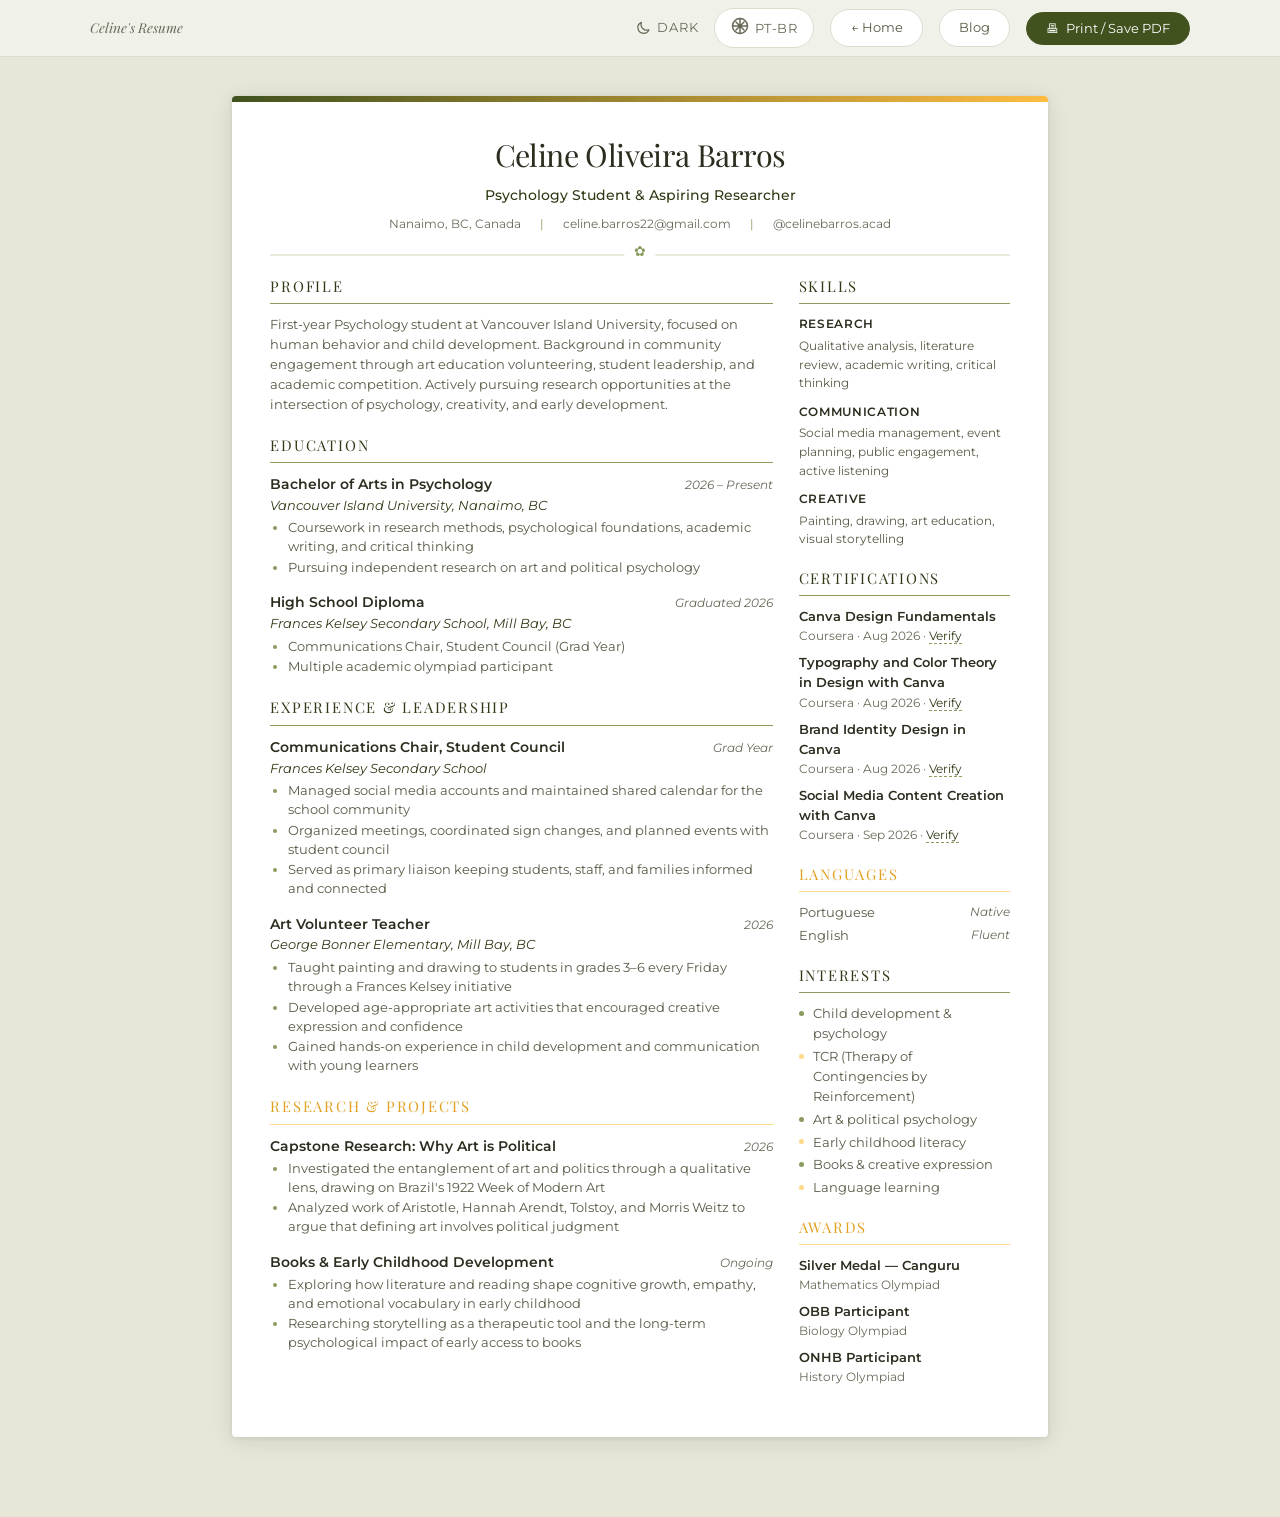
<file: resume.html>
<!DOCTYPE html>
<html lang="en" data-lang="en">
<head>
<meta charset="UTF-8">
<meta name="viewport" content="width=device-width, initial-scale=1.0">
<script>
(function(){try{var k='theme',s=localStorage.getItem(k);if(s==='light'||s==='dark'){document.documentElement.setAttribute('data-theme',s);}else if(window.matchMedia('(prefers-color-scheme: dark)').matches){document.documentElement.setAttribute('data-theme','dark');}}catch(e){}})();
(function(){try{var l=localStorage.getItem('lang');if(l==='pt'||l==='en'){document.documentElement.setAttribute('data-lang',l);document.documentElement.lang=l;}}catch(e){}})();
</script>
<title>Celine Oliveira Barros Resume</title>
<link rel="stylesheet" href="./css/theme.css" />
<style>
  * { margin: 0; padding: 0; box-sizing: border-box; }

  body {
    font-family: var(--font-body);
    background: var(--resume-body-bg);
    color: var(--ink);
    line-height: 1.6;
    -webkit-font-smoothing: antialiased;
    display: flex;
    flex-direction: column;
    align-items: center;
    padding: 2rem 1rem 5rem;
    min-height: 100vh;
  }

  /* === TOOLBAR (hamburger on small screens, like index.html) === */
  nav.toolbar {
    position: fixed;
    top: 0; left: 0; right: 0;
    z-index: 100;
    background: var(--nav-bg);
    backdrop-filter: blur(12px);
    border-bottom: 1px solid var(--border);
    padding: 0 clamp(1rem, 4vw, 2rem);
    min-width: 0;
  }
  .toolbar-inner {
    max-width: 1100px;
    margin: 0 auto;
    display: flex;
    align-items: center;
    justify-content: space-between;
    gap: 0.75rem;
    min-height: 56px;
  }
  .toolbar-actions {
    display: flex;
    align-items: center;
    gap: 1rem;
    flex: 1 1 auto;
    min-width: 0;
    justify-content: flex-end;
    flex-wrap: nowrap;
  }
  .toolbar-actions > .theme-toggle,
  .toolbar-actions > .lang-toggle {
    flex-shrink: 0;
  }
  .toolbar-menu {
    display: flex;
    align-items: center;
    gap: 1rem;
    flex-wrap: nowrap;
  }
  .toolbar-menu .toolbar-btn {
    flex-shrink: 0;
  }
  .mobile-toggle {
    display: none;
    background: none;
    border: none;
    cursor: pointer;
    padding: 4px;
    flex-shrink: 0;
  }
  .mobile-toggle span {
    display: block;
    width: 22px;
    height: 2px;
    background: var(--ink);
    margin: 5px 0;
    transition: 0.3s;
  }
  .toolbar-label {
    font-family: var(--font-display);
    font-size: 0.85rem;
    color: var(--ink-muted);
    font-style: italic;
    flex: 0 1 auto;
    min-width: 0;
    overflow: hidden;
    text-overflow: ellipsis;
    white-space: nowrap;
  }
  .toolbar-btn {
    display: inline-flex;
    align-items: center;
    gap: 0.4rem;
    white-space: nowrap;
    padding: 0.5rem 1.2rem;
    border-radius: 20px;
    font-size: 0.8rem;
    font-family: var(--font-body);
    cursor: pointer;
    border: 1px solid var(--border);
    background: var(--warm-white);
    color: var(--ink-light);
    transition: all 0.25s;
    text-decoration: none;
  }
  .toolbar-btn:hover {
    transform: translateY(-1px);
    box-shadow: 0 4px 12px var(--resume-toolbar-shadow);
  }
  .toolbar-btn.primary {
    background: var(--sage);
    color: white;
    border-color: var(--sage);
  }
  .toolbar-btn.primary:hover {
    background: var(--sage-deep);
  }

  /* === RESUME PAGE === */
  .resume-page {
    width: 8.5in;
    min-height: 11in;
    background: var(--warm-white);
    border-radius: 4px;
    box-shadow: 0 4px 24px var(--resume-page-shadow), 0 1px 4px var(--resume-toolbar-shadow);
    margin-top: 4rem;
    padding: 0;
    position: relative;
    overflow: hidden;
  }

  /* Decorative top bar */
  .resume-page::before {
    content: '';
    position: absolute;
    top: 0; left: 0; right: 0;
    height: 6px;
    background: linear-gradient(90deg, var(--sage) 0%, var(--lavender) 100%);
  }

  .resume-content {
    padding: 2.2rem 2.4rem 2rem;
  }

  /* === HEADER === */
  .resume-header {
    text-align: center;
    padding-bottom: 1.2rem;
    margin-bottom: 1.2rem;
    border-bottom: 2px solid var(--sage-pale);
    position: relative;
  }
  .resume-header::after {
    content: '✿';
    position: absolute;
    bottom: -10px;
    left: 50%;
    transform: translateX(-50%);
    background: var(--warm-white);
    padding: 0 0.6rem;
    color: var(--sage-light);
    font-size: 0.9rem;
  }
  .resume-name {
    font-family: var(--font-display);
    font-size: 1.9rem;
    font-weight: 400;
    letter-spacing: -0.02em;
    color: var(--ink);
    margin-bottom: 0.25rem;
  }
  .resume-title-line {
    font-size: 0.88rem;
    color: var(--sage-deep);
    font-weight: 500;
    margin-bottom: 0.5rem;
  }
  .resume-contact {
    display: flex;
    align-items: center;
    justify-content: center;
    gap: 1.2rem;
    flex-wrap: wrap;
    font-size: 0.78rem;
    color: var(--ink-muted);
  }
  .resume-contact a {
    color: var(--ink-muted);
    text-decoration: none;
    transition: color 0.2s;
  }
  .resume-contact a:hover { color: var(--lavender-deep); }
  .contact-sep { color: var(--sage-light); }

  /* === TWO COLUMN LAYOUT === */
  .resume-body {
    display: grid;
    grid-template-columns: 1fr 0.42fr;
    gap: 1.6rem;
  }

  /* === SECTION STYLES === */
  .section-heading {
    font-family: var(--font-display);
    font-size: 0.92rem;
    font-weight: 400;
    text-transform: uppercase;
    letter-spacing: 0.12em;
    color: var(--sage-deep);
    margin-bottom: 0.7rem;
    padding-bottom: 0.3rem;
    border-bottom: 1.5px solid var(--sage-light);
    position: relative;
  }
  .section-heading.lavender {
    color: var(--lavender-deep);
    border-bottom-color: var(--lavender-light);
  }

  .resume-section { margin-bottom: 1.2rem; }

  /* === ENTRY (Experience/Education) === */
  .entry { margin-bottom: 0.9rem; }
  .entry:last-child { margin-bottom: 0; }
  .entry-header {
    display: flex;
    justify-content: space-between;
    align-items: baseline;
    gap: 0.5rem;
  }
  .entry-role {
    font-weight: 600;
    font-size: 0.85rem;
    color: var(--ink);
  }
  .entry-date {
    font-size: 0.73rem;
    color: var(--ink-muted);
    white-space: nowrap;
    font-style: italic;
  }
  .entry-org {
    font-size: 0.8rem;
    color: var(--sage-deep);
    margin-bottom: 0.2rem;
    font-style: italic;
  }
  .entry-desc {
    font-size: 0.8rem;
    color: var(--ink-light);
    line-height: 1.55;
    margin-top: 0.15rem;
  }
  .entry-desc ul {
    padding-left: 1.1rem;
    margin-top: 0.15rem;
  }
  .entry-desc li {
    margin-bottom: 0.1rem;
    font-size: 0.79rem;
    color: var(--ink-light);
    line-height: 1.5;
  }
  .entry-desc li::marker {
    color: var(--sage-light);
  }

  /* === SIDEBAR === */
  .sidebar .resume-section { margin-bottom: 1.1rem; }

  .skill-category {
    margin-bottom: 0.6rem;
  }
  .skill-category:last-child { margin-bottom: 0; }
  .skill-cat-label {
    font-size: 0.72rem;
    font-weight: 600;
    color: var(--ink);
    text-transform: uppercase;
    letter-spacing: 0.06em;
    margin-bottom: 0.2rem;
  }
  .skill-cat-items {
    font-size: 0.78rem;
    color: var(--ink-light);
    line-height: 1.5;
  }

  .sidebar-list {
    list-style: none;
    font-size: 0.79rem;
    color: var(--ink-light);
    line-height: 1.6;
  }
  .sidebar-list li {
    position: relative;
    padding-left: 0.9rem;
    margin-bottom: 0.15rem;
  }
  .sidebar-list li::before {
    content: '';
    position: absolute;
    left: 0;
    top: 0.55em;
    width: 5px;
    height: 5px;
    border-radius: 50%;
    background: var(--sage-light);
  }
  .sidebar-list li:nth-child(even)::before {
    background: var(--lavender-light);
  }

  .lang-item {
    display: flex;
    justify-content: space-between;
    font-size: 0.79rem;
    color: var(--ink-light);
    margin-bottom: 0.15rem;
  }
  .lang-level {
    color: var(--ink-muted);
    font-style: italic;
    font-size: 0.73rem;
  }

  .awards-item {
    margin-bottom: 0.45rem;
  }
  .awards-item:last-child { margin-bottom: 0; }
  .awards-item .award-name {
    font-size: 0.79rem;
    font-weight: 600;
    color: var(--ink);
  }
  .awards-item .award-detail {
    font-size: 0.73rem;
    color: var(--ink-muted);
  }
  .awards-item .award-detail a {
    color: var(--sage-deep);
    text-decoration: none;
    border-bottom: 1px dashed var(--sage-light);
    transition: border-color 0.2s, color 0.2s;
  }
  .awards-item .award-detail a:hover {
    color: var(--sage); border-color: var(--sage);
  }

  /* === PRINT === */
  @media print {
    /* Force light-theme tokens so print matches light mode (readable ink, not grey-on-white) */
    html[data-theme="dark"] {
      color-scheme: light;
      --sage: #41521f;
      --sage-deep: #2e3a15;
      --sage-light: #8a9b5e;
      --sage-pale: #e9ecdd;
      --lavender: #ffbc42;
      --lavender-deep: #e0a020;
      --lavender-light: #ffd98a;
      --lavender-pale: #fdf1da;
      --cream: #f1f2eb;
      --warm-white: #ffffff;
      --ink: #2b2e1f;
      --ink-light: #565a45;
      --ink-muted: #676a58;
      --blush: #fdeecb;
      --peach: #ffdfae;
      --border: #dcddd0;
      --shadow: rgba(65, 82, 31, 0.12);
      --shadow-lav: rgba(255, 188, 66, 0.18);
      --resume-body-bg: #e6e6d9;
      --resume-page-shadow: rgba(0, 0, 0, 0.1);
    }
    body {
      background: white;
      padding: 0;
    }
    nav.toolbar,
    .toolbar { display: none; }
    .resume-page {
      box-shadow: none;
      border-radius: 0;
      margin-top: 0;
      width: 100%;
      background: #fff !important;
      color: #2c2c2c !important;
    }
    .resume-page::before {
      -webkit-print-color-adjust: exact;
      print-color-adjust: exact;
    }
    .section-heading {
      -webkit-print-color-adjust: exact;
      print-color-adjust: exact;
    }
    .sidebar-list li::before {
      -webkit-print-color-adjust: exact;
      print-color-adjust: exact;
    }
  }

  @media (max-width: 768px) {
    .resume-page {
      width: 100%;
      min-height: auto;
      border-radius: 0;
    }
    .resume-body {
      grid-template-columns: 1fr;
    }
    .resume-content {
      padding: 1.8rem 1.5rem 1.5rem;
    }
    body { padding: 0 0 5rem; }
    nav.toolbar { padding: 0 0.8rem; }
    .toolbar-inner { min-height: 52px; }
    .toolbar-label {
      font-size: 0.78rem;
      max-width: 42vw;
    }
    .toolbar-menu {
      display: none;
    }
    .toolbar.open .toolbar-menu {
      display: flex;
      flex-direction: column;
      align-items: stretch;
      position: absolute;
      top: 100%;
      left: 0;
      right: 0;
      background: var(--nav-dropdown-bg);
      backdrop-filter: blur(16px);
      padding: 1rem 1.25rem 1.25rem;
      border-bottom: 1px solid var(--border);
      gap: 0.65rem;
      box-shadow: 0 12px 24px var(--resume-toolbar-shadow);
    }
    .toolbar.open .toolbar-menu .toolbar-btn {
      justify-content: center;
      width: 100%;
    }
    .mobile-toggle {
      display: block;
    }
    .toolbar-btn, .lang-toggle, .theme-toggle {
      font-size: 0.72rem;
      padding: 0.35rem 0.8rem;
    }
    .resume-page { margin-top: 3.5rem; }
  }

  /* ===== LANGUAGE TOGGLE ===== */
  [data-en] { display: inline; }
  [data-pt] { display: none; }
  html[data-lang="pt"] [data-en] { display: none; }
  html[data-lang="pt"] [data-pt] { display: inline; }

  [data-en-block] { display: block; }
  [data-pt-block] { display: none; }
  html[data-lang="pt"] [data-en-block] { display: none; }
  html[data-lang="pt"] [data-pt-block] { display: block; }

  [data-en-flex] { display: flex; }
  [data-pt-flex] { display: none; }
  html[data-lang="pt"] [data-en-flex] { display: none; }
  html[data-lang="pt"] [data-pt-flex] { display: flex; }

  .lang-toggle {
    display: inline-flex; align-items: center; justify-content: center;
    font-family: var(--font-body); font-size: 0.8rem; font-weight: 400;
    padding: 0.5rem 1rem; border-radius: 20px; letter-spacing: 0.04em;
    text-transform: uppercase; color: var(--ink-muted); cursor: pointer;
    border: 1px solid var(--border); background: var(--warm-white);
    transition: all 0.25s; gap: 0.35rem; text-decoration: none;
  }
  .lang-toggle:hover { transform: translateY(-1px); background: var(--lavender-pale); }
  .lang-toggle .lang-icon { font-size: 0.95rem; }
  .lang-label-en, .lang-label-pt { pointer-events: none; }
  .lang-label-pt { display: none; }
  html[data-lang="pt"] .lang-label-en { display: none; }
  html[data-lang="pt"] .lang-label-pt { display: inline; }
</style>
</head>
<body>

<!-- TOOLBAR -->
<nav id="resume-toolbar" class="toolbar" aria-label="Resume toolbar">
  <div class="toolbar-inner">
    <span class="toolbar-label">Celine's Resume</span>
    <div class="toolbar-actions">
      <button type="button" class="theme-toggle" aria-label="Switch to dark mode" aria-pressed="false" title="Switch to dark mode">
        <span class="theme-toggle-label theme-toggle-label--dark" aria-hidden="true">
          <svg class="theme-toggle-icon" viewBox="0 0 24 24" aria-hidden="true"><path stroke="currentColor" stroke-width="2" stroke-linecap="round" stroke-linejoin="round" fill="none" d="M20.354 15.354A9 9 0 018.646 3.646 9.003 9.003 0 0012 21a9.003 9.003 0 008.354-5.646z"/></svg>
          <span data-en>Dark</span><span data-pt>Escuro</span>
        </span>
        <span class="theme-toggle-label theme-toggle-label--light" aria-hidden="true">
          <svg class="theme-toggle-icon" viewBox="0 0 24 24" aria-hidden="true"><path stroke="currentColor" stroke-width="2" stroke-linecap="round" stroke-linejoin="round" fill="none" d="M12 3v1m0 16v1m9-9h-1M4 12H3m15.364 6.364l-.707-.707M6.343 6.343l-.707-.707m12.728 0l-.707.707M6.343 17.657l-.707.707M16 12a4 4 0 11-8 0 4 4 0 018 0z"/></svg>
          <span data-en>Light</span><span data-pt>Claro</span>
        </span>
      </button>
      <button type="button" class="lang-toggle" aria-label="Switch language">
        <span class="lang-icon" aria-hidden="true">
          <svg viewBox="0 0 24 24" fill="none" xmlns="http://www.w3.org/2000/svg" width="18" height="18">
            <path d="M12 2a10 10 0 100 20 10 10 0 000-20z" stroke="currentColor" stroke-width="2" stroke-linecap="round" stroke-linejoin="round"/>
            <path d="M2.05 12h19.9M12 2.05v19.9M6.6 6.6l10.8 10.8M17.4 6.6L6.6 17.4" stroke="currentColor" stroke-width="2" stroke-linecap="round" stroke-linejoin="round"/>
          </svg>
        </span>
        <span class="lang-label-en">PT-BR</span>
        <span class="lang-label-pt">en</span>
      </button>
      <button type="button" class="mobile-toggle" aria-label="Open menu" aria-expanded="false" aria-controls="resume-toolbar-menu">
        <span></span><span></span><span></span>
      </button>
      <div id="resume-toolbar-menu" class="toolbar-menu">
        <a href="./index.html" class="toolbar-btn"><span data-en>← Home</span><span data-pt>← Início</span></a>
        <a href="./blog.html" class="toolbar-btn"><span data-en>Blog</span><span data-pt>Blog</span></a>
        <button type="button" class="toolbar-btn primary" onclick="window.print()">&#128438; <span data-en>Print / Save PDF</span><span data-pt>Imprimir / Salvar PDF</span></button>
      </div>
    </div>
  </div>
</nav>

<!-- RESUME -->
<div class="resume-page">
  <div class="resume-content">

    <!-- HEADER -->
    <header class="resume-header">
      <h1 class="resume-name">Celine Oliveira Barros</h1>
      <p class="resume-title-line"><span data-en>Psychology Student &amp; Aspiring Researcher</span><span data-pt>Estudante de Psicologia &amp; Entusiasta da Pesquisa</span></p>
      <div class="resume-contact">
        <span>Nanaimo, BC, Canada</span>
        <span class="contact-sep">|</span>
        <a href="mailto:celine.barros22@gmail.com">celine.barros22@gmail.com</a>
        <span class="contact-sep">|</span>
        <a href="https://instagram.com/celinebarros.acad" target="_blank" rel="noopener">@celinebarros.acad</a>
      </div>
    </header>

    <!-- BODY -->
    <div class="resume-body">

      <!-- LEFT COLUMN -->
      <div class="main-col">

        <!-- PROFILE -->
        <div class="resume-section">
          <h2 class="section-heading"><span data-en>Profile</span><span data-pt>Perfil</span></h2>
          <p class="entry-desc" data-en-block>
            First-year Psychology student at Vancouver Island University, focused on human behavior and child development. Background in community engagement through art education volunteering, student leadership, and academic competition. Actively pursuing research opportunities at the intersection of psychology, creativity, and early development.
          </p>
          <p class="entry-desc" data-pt-block>
            Estudante de primeiro ano de Psicologia na Vancouver Island University, com foco em comportamento humano e desenvolvimento infantil. Experiência em envolvimento comunitário através de voluntariado em educação artística, liderança estudantil e competições acadêmicas. Buscando ativamente oportunidades de pesquisa na interseção entre psicologia, criatividade e desenvolvimento inicial.
          </p>
        </div>

        <!-- EDUCATION -->
        <div class="resume-section">
          <h2 class="section-heading"><span data-en>Education</span><span data-pt>Educação</span></h2>
          <div class="entry">
            <div class="entry-header">
              <span class="entry-role"><span data-en>Bachelor of Arts in Psychology</span><span data-pt>Bacharelado em Artes em Psicologia</span></span>
              <span class="entry-date">2026 &ndash; Present</span>
            </div>
            <p class="entry-org">Vancouver Island University, Nanaimo, BC</p>
            <div class="entry-desc">
              <ul>
                <li><span data-en>Coursework in research methods, psychological foundations, academic writing, and critical thinking</span><span data-pt>Disciplinas em métodos de pesquisa, fundamentos psicológicos, redação acadêmica e pensamento crítico</span></li>
                <li><span data-en>Pursuing independent research on art and political psychology</span><span data-pt>Realizando pesquisa independente sobre arte e psicologia política</span></li>
              </ul>
            </div>
          </div>
          <div class="entry">
            <div class="entry-header">
              <span class="entry-role"><span data-en>High School Diploma</span><span data-pt>Diploma de Ensino Médio</span></span>
              <span class="entry-date"><span data-en>Graduated 2026</span><span data-pt>Formada em 2026</span></span>
            </div>
            <p class="entry-org">Frances Kelsey Secondary School, Mill Bay, BC</p>
            <div class="entry-desc">
              <ul>
                <li><span data-en>Communications Chair, Student Council (Grad Year)</span><span data-pt>Coordenadora de Comunicação, Grêmio Estudantil (Último Ano)</span></li>
                <li><span data-en>Multiple academic olympiad participant</span><span data-pt>Participante de múltiplas olimpíadas acadêmicas</span></li>
              </ul>
            </div>
          </div>
        </div>

        <!-- EXPERIENCE -->
        <div class="resume-section">
          <h2 class="section-heading"><span data-en>Experience &amp; Leadership</span><span data-pt>Experiência &amp; Liderança</span></h2>
          <div class="entry">
            <div class="entry-header">
              <span class="entry-role"><span data-en>Communications Chair, Student Council</span><span data-pt>Coordenadora de Comunicação, Grêmio Estudantil</span></span>
              <span class="entry-date"><span data-en>Grad Year</span><span data-pt>Último Ano</span></span>
            </div>
            <p class="entry-org">Frances Kelsey Secondary School</p>
            <div class="entry-desc">
              <ul>
                <li><span data-en>Managed social media accounts and maintained shared calendar for the school community</span><span data-pt>Gerenciou contas de mídia social e manteve calendário compartilhado para a comunidade escolar</span></li>
                <li><span data-en>Organized meetings, coordinated sign changes, and planned events with student council</span><span data-pt>Organizou reuniões, coordenou mudanças de avisos e planejou eventos com o grêmio</span></li>
                <li><span data-en>Served as primary liaison keeping students, staff, and families informed and connected</span><span data-pt>Serviu como principal ligação mantendo alunos, funcionarios e famílias informados e conectados</span></li>
              </ul>
            </div>
          </div>
          <div class="entry">
            <div class="entry-header">
              <span class="entry-role"><span data-en>Art Volunteer Teacher</span><span data-pt>Professora Voluntária de Arte</span></span>
              <span class="entry-date">2026</span>
            </div>
            <p class="entry-org">George Bonner Elementary, Mill Bay, BC</p>
            <div class="entry-desc">
              <ul>
                <li><span data-en>Taught painting and drawing to students in grades 3&ndash;6 every Friday through a Frances Kelsey initiative</span><span data-pt>Ensinou pintura e desenho para alunos do 3º ao 6º ano todas as sextas-feiras através de uma iniciativa de Frances Kelsey</span></li>
                <li><span data-en>Developed age-appropriate art activities that encouraged creative expression and confidence</span><span data-pt>Desenvolveu atividades artísticas apropriadas para a idade que encorajaram expressão criativa e confiança</span></li>
                <li><span data-en>Gained hands-on experience in child development and communication with young learners</span><span data-pt>Ganhou experiência prática em desenvolvimento infantil e comunicação com jovens aprendizes</span></li>
              </ul>
            </div>
          </div>
        </div>

        <!-- RESEARCH -->
        <div class="resume-section">
          <h2 class="section-heading lavender"><span data-en>Research &amp; Projects</span><span data-pt>Pesquisa &amp; Projetos</span></h2>
          <div class="entry">
            <div class="entry-header">
              <span class="entry-role"><span data-en>Capstone Research: Why Art is Political</span><span data-pt>Pesquisa de Conclusão: Por que Arte é Política</span></span>
              <span class="entry-date">2026</span>
            </div>
            <div class="entry-desc">
              <ul>
                <li><span data-en>Investigated the entanglement of art and politics through a qualitative lens, drawing on Brazil's 1922 Week of Modern Art</span><span data-pt>Investigou o emaranhado de arte e política através de uma lente qualitativa, baseando-se na Semana de Arte Moderna de 1922 do Brasil</span></li>
                <li><span data-en>Analyzed work of Aristotle, Hannah Arendt, Tolstoy, and Morris Weitz to argue that defining art involves political judgment</span><span data-pt>Analisou obras de Aristóteles, Hannah Arendt, Tolstói e Morris Weitz para argumentar que definir arte envolve julgamento político</span></li>
              </ul>
            </div>
          </div>
          <div class="entry">
            <div class="entry-header">
              <span class="entry-role"><span data-en>Books &amp; Early Childhood Development</span><span data-pt>Livros &amp; Desenvolvimento da Primeira Infância</span></span>
              <span class="entry-date"><span data-en>Ongoing</span><span data-pt>Em andamento</span></span>
            </div>
            <div class="entry-desc">
              <ul>
                <li><span data-en>Exploring how literature and reading shape cognitive growth, empathy, and emotional vocabulary in early childhood</span><span data-pt>Explorando como literatura e leitura moldam o crescimento cognitivo, empatia e vocabulário emocional na primeira infância</span></li>
                <li><span data-en>Researching storytelling as a therapeutic tool and the long-term psychological impact of early access to books</span><span data-pt>Pesquisando a narrativa como ferramenta terapêutica e o impacto psicológico de longo prazo do acesso precoce a livros</span></li>
              </ul>
            </div>
          </div>
        </div>

      </div>

      <!-- RIGHT COLUMN (SIDEBAR) -->
      <div class="sidebar">

        <!-- SKILLS -->
        <div class="resume-section">
          <h2 class="section-heading"><span data-en>Skills</span><span data-pt>Habilidades</span></h2>
          <div class="skill-category">
            <p class="skill-cat-label"><span data-en>Research</span><span data-pt>Pesquisa</span></p>
            <p class="skill-cat-items"><span data-en>Qualitative analysis, literature review, academic writing, critical thinking</span><span data-pt>Análise qualitativa, revisão de literatura, redação acadêmica, pensamento crítico</span></p>
          </div>
          <div class="skill-category">
            <p class="skill-cat-label"><span data-en>Communication</span><span data-pt>Comunicação</span></p>
            <p class="skill-cat-items"><span data-en>Social media management, event planning, public engagement, active listening</span><span data-pt>Gerenciamento de mídia social, planejamento de eventos, engajamento público, escuta ativa</span></p>
          </div>
          <div class="skill-category">
            <p class="skill-cat-label"><span data-en>Creative</span><span data-pt>Criativo</span></p>
            <p class="skill-cat-items"><span data-en>Painting, drawing, art education, visual storytelling</span><span data-pt>Pintura, desenho, educação artística, narrativa visual</span></p>
          </div>
        </div>

        <!-- CERTIFICATIONS -->
        <div class="resume-section">
          <h2 class="section-heading"><span data-en>Certifications</span><span data-pt>Certificações</span></h2>
          <div class="awards-item">
            <p class="award-name">Canva Design Fundamentals</p>
            <p class="award-detail"><span data-en>Coursera &middot; Aug 2026</span><span data-pt>Coursera &middot; Ago 2026</span> &middot; <a href="https://coursera.org/verify/VJGU501BL7HN" target="_blank" rel="noopener"><span data-en>Verify</span><span data-pt>Verificar</span></a></p>
          </div>
          <div class="awards-item">
            <p class="award-name">Typography and Color Theory in Design with Canva</p>
            <p class="award-detail"><span data-en>Coursera &middot; Aug 2026</span><span data-pt>Coursera &middot; Ago 2026</span> &middot; <a href="https://coursera.org/verify/XJDNSF3E1VT2" target="_blank" rel="noopener"><span data-en>Verify</span><span data-pt>Verificar</span></a></p>
          </div>
          <div class="awards-item">
            <p class="award-name">Brand Identity Design in Canva</p>
            <p class="award-detail"><span data-en>Coursera &middot; Aug 2026</span><span data-pt>Coursera &middot; Ago 2026</span> &middot; <a href="https://coursera.org/verify/M40IAZ9HFFNI" target="_blank" rel="noopener"><span data-en>Verify</span><span data-pt>Verificar</span></a></p>
          </div>
          <div class="awards-item">
            <p class="award-name">Social Media Content Creation with Canva</p>
            <p class="award-detail"><span data-en>Coursera &middot; Sep 2026</span><span data-pt>Coursera &middot; Set 2026</span> &middot; <a href="https://coursera.org/verify/GQF2Y1L05KPY" target="_blank" rel="noopener"><span data-en>Verify</span><span data-pt>Verificar</span></a></p>
          </div>
        </div>

        <!-- LANGUAGES -->
        <div class="resume-section">
          <h2 class="section-heading lavender"><span data-en>Languages</span><span data-pt>Idiomas</span></h2>
          <div class="lang-item">
            <span><span data-en>Portuguese</span><span data-pt>Português</span></span>
            <span class="lang-level"><span data-en>Native</span><span data-pt>Nativo</span></span>
          </div>
          <div class="lang-item">
            <span><span data-en>English</span><span data-pt>Inglês</span></span>
            <span class="lang-level"><span data-en>Fluent</span><span data-pt>Fluente</span></span>
          </div>
        </div>

        <!-- INTERESTS -->
        <div class="resume-section">
          <h2 class="section-heading"><span data-en>Interests</span><span data-pt>Interesses</span></h2>
          <ul class="sidebar-list">
            <li><span data-en>Child development &amp; psychology</span><span data-pt>Desenvolvimento infantil &amp; psicologia</span></li>
            <li><span data-en>TCR (Therapy of Contingencies by Reinforcement)</span><span data-pt>TCR (Terapia de Contingências por Reforçamento)</span></li>
            <li><span data-en>Art &amp; political psychology</span><span data-pt>Arte &amp; psicologia política</span></li>
            <li><span data-en>Early childhood literacy</span><span data-pt>Alfabetização na primeira infância</span></li>
            <li><span data-en>Books &amp; creative expression</span><span data-pt>Livros &amp; expressão criativa</span></li>
            <li><span data-en>Language learning</span><span data-pt>Aprendizado de idiomas</span></li>
          </ul>
        </div>

        <!-- AWARDS -->
        <div class="resume-section">
          <h2 class="section-heading lavender"><span data-en>Awards</span><span data-pt>Prêmios</span></h2>
          <div class="awards-item">
            <p class="award-name"><span data-en>Silver Medal &mdash; Canguru</span><span data-pt>Medalha de Prata &mdash; Canguru</span></p>
            <p class="award-detail"><span data-en>Mathematics Olympiad</span><span data-pt>Olimpíada de Matemática</span></p>
          </div>
          <div class="awards-item">
            <p class="award-name"><span data-en>OBB Participant</span><span data-pt>Participante da OBB</span></p>
            <p class="award-detail"><span data-en>Biology Olympiad</span><span data-pt>Olimpíada de Biologia</span></p>
          </div>
          <div class="awards-item">
            <p class="award-name"><span data-en>ONHB Participant</span><span data-pt>Participante da ONHB</span></p>
            <p class="award-detail"><span data-en>History Olympiad</span><span data-pt>Olimpíada de História</span></p>
          </div>
        </div>

      </div>
    </div>

  </div>
</div>

<script src="./js/theme.js"></script>
<script>
  // ===== LANGUAGE TOGGLE =====
  (function () {
    var STORAGE_KEY = 'lang';

    function getStored() {
      try { return localStorage.getItem(STORAGE_KEY); } catch (e) { return null; }
    }

    function getEffectiveLang() {
      var s = getStored();
      if (s === 'en' || s === 'pt') return s;
      return 'en';
    }

    function applyLang(lang) {
      document.documentElement.setAttribute('data-lang', lang);
      document.documentElement.lang = lang;
      document.dispatchEvent(new CustomEvent('site-lang-change'));
    }

    function toggle() {
      var current = document.documentElement.getAttribute('data-lang') || 'en';
      var next = current === 'pt' ? 'en' : 'pt';
      try { localStorage.setItem(STORAGE_KEY, next); } catch (e) {}
      applyLang(next);
    }

    applyLang(getEffectiveLang());

    document.addEventListener('click', function (e) {
      if (e.target.closest('.lang-toggle')) {
        e.preventDefault();
        toggle();
      }
    });
  })();

  (function () {
    var nav = document.getElementById('resume-toolbar');
    var toggleBtn = nav && nav.querySelector('.mobile-toggle');
    var menu = document.getElementById('resume-toolbar-menu');
    if (!nav || !toggleBtn || !menu) return;

    function setOpen(open) {
      nav.classList.toggle('open', open);
      toggleBtn.setAttribute('aria-expanded', open ? 'true' : 'false');
      toggleBtn.setAttribute('aria-label', open ? 'Close menu' : 'Open menu');
    }

    toggleBtn.addEventListener('click', function () {
      setOpen(!nav.classList.contains('open'));
    });

    menu.querySelectorAll('a, button').forEach(function (el) {
      el.addEventListener('click', function () {
        setOpen(false);
      });
    });
  })();
</script>
<script defer src="https://va.vercel-scripts.com/v1/script.js"></script>
</body>
</html>
</file>
<file: css/theme.css>
/**
 * Light / dark theme tokens. Toggle via html[data-theme="dark"].
 * Default (no attribute) matches :root light palette; script sets data-theme on load.
 * Brand palette: #41521F (olive) · #F1F2EB (cream) · #FFBC42 (amber) — celinebarros.acad brand book, 2026.
 */

@import url('https://fonts.googleapis.com/css2?family=Playfair+Display:ital,wght@0,400;0,500;0,600;1,400;1,500&family=Montserrat:wght@400;500;600;700&family=Caveat:wght@500;600;700&display=swap');

:root {
  color-scheme: light;
  --sage: #41521f;
  --sage-deep: #2e3a15;
  --sage-light: #8a9b5e;
  --sage-pale: #e9ecdd;
  --lavender: #ffbc42;
  --lavender-deep: #e0a020;
  --lavender-light: #ffd98a;
  --lavender-pale: #fdf1da;
  --cream: #f1f2eb;
  --warm-white: #ffffff;
  --ink: #2b2e1f;
  --ink-light: #565a45;
  --ink-muted: #676a58;
  --blush: #fdeecb;
  --peach: #ffdfae;
  --border: #dcddd0;
  --shadow: rgba(65, 82, 31, 0.12);
  --shadow-lav: rgba(255, 188, 66, 0.18);
  --nav-bg: rgba(241, 242, 235, 0.92);
  --nav-dropdown-bg: rgba(241, 242, 235, 0.97);
  --resume-body-bg: #e6e6d9;
  --resume-toolbar-shadow: rgba(0, 0, 0, 0.08);
  --resume-page-shadow: rgba(0, 0, 0, 0.1);
  --font-display: 'Playfair Display', Georgia, 'Times New Roman', serif;
  --font-body: 'Montserrat', 'Segoe UI', Tahoma, Geneva, Verdana, sans-serif;
  --font-hand: 'Caveat', 'Segoe Script', cursive;
}

html[data-theme='dark'] {
  color-scheme: dark;
  --sage: #9db36b;
  --sage-deep: #c3d38f;
  --sage-light: #3a4326;
  --sage-pale: #1b2013;
  --lavender: #ffcf6e;
  --lavender-deep: #ffdb94;
  --lavender-light: #4a3a17;
  --lavender-pale: #241c0d;
  --cream: #14170f;
  --warm-white: #1b1f14;
  --ink: #f1f2eb;
  --ink-light: #cfd2c2;
  --ink-muted: #9a9d8c;
  --blush: #2a2416;
  --peach: #2e2414;
  --border: #333a26;
  --shadow: rgba(0, 0, 0, 0.35);
  --shadow-lav: rgba(0, 0, 0, 0.28);
  --nav-bg: rgba(20, 23, 15, 0.92);
  --nav-dropdown-bg: rgba(24, 27, 18, 0.98);
  --resume-body-bg: #0f120a;
  --resume-toolbar-shadow: rgba(0, 0, 0, 0.35);
  --resume-page-shadow: rgba(0, 0, 0, 0.45);
}

/* Optional: soften hero glows in dark mode (index inline styles reference these) */
html[data-theme='dark'] .hero::before {
  background: radial-gradient(
    circle,
    rgba(157, 179, 107, 0.09) 0%,
    transparent 70%
  );
}

html[data-theme='dark'] .hero::after {
  background: radial-gradient(
    circle,
    rgba(255, 188, 66, 0.06) 0%,
    transparent 70%
  );
}

/* === Theme toggle: text + icon (matches nav links) === */
.theme-toggle {
  display: inline-flex;
  align-items: center;
  justify-content: center;
  font-family: var(--font-body);
  font-size: 0.82rem;
  font-weight: 400;
  letter-spacing: 0.04em;
  text-transform: uppercase;
  color: var(--ink-muted);
  background: none;
  border: none;
  cursor: pointer;
  padding: 0;
  margin: 0;
  position: relative;
  transition: color 0.3s;
  flex-shrink: 0;
  line-height: 1;
  vertical-align: middle;
  -webkit-appearance: none;
  appearance: none;
  box-sizing: border-box;
}

/* Remove UA button padding (Safari/Firefox) so it matches <a> in the nav */
.theme-toggle::-moz-focus-inner {
  border: 0;
  padding: 0;
}

.theme-toggle::after {
  content: '';
  position: absolute;
  bottom: -4px;
  left: 0;
  width: 0;
  height: 2px;
  background: var(--sage);
  transition: width 0.3s;
}

.theme-toggle:hover {
  color: var(--sage-deep);
}

.theme-toggle:hover::after {
  width: 100%;
}

.theme-toggle:focus-visible {
  outline: 2px solid var(--sage);
  outline-offset: 3px;
}

.theme-toggle-icon {
  width: 0.95rem;
  height: 0.95rem;
  flex-shrink: 0;
  display: block;
}

/* “Dark” = switch to dark (shown in light mode); “Light” = switch to light */
.theme-toggle-label {
  pointer-events: none;
  display: inline-flex;
  align-items: center;
  gap: 0.4rem;
  line-height: 1;
}

.theme-toggle-label--light {
  display: none;
}

html[data-theme='dark'] .theme-toggle-label--dark {
  display: none;
}

html[data-theme='dark'] .theme-toggle-label--light {
  display: inline-flex;
}

/* Toolbar: text only, no underline (sits next to pill buttons) */
.toolbar .theme-toggle::after {
  display: none;
}

.toolbar .theme-toggle {
  font-size: 0.8rem;
  letter-spacing: 0.06em;
  padding: 0.35rem 0;
}
</file>
